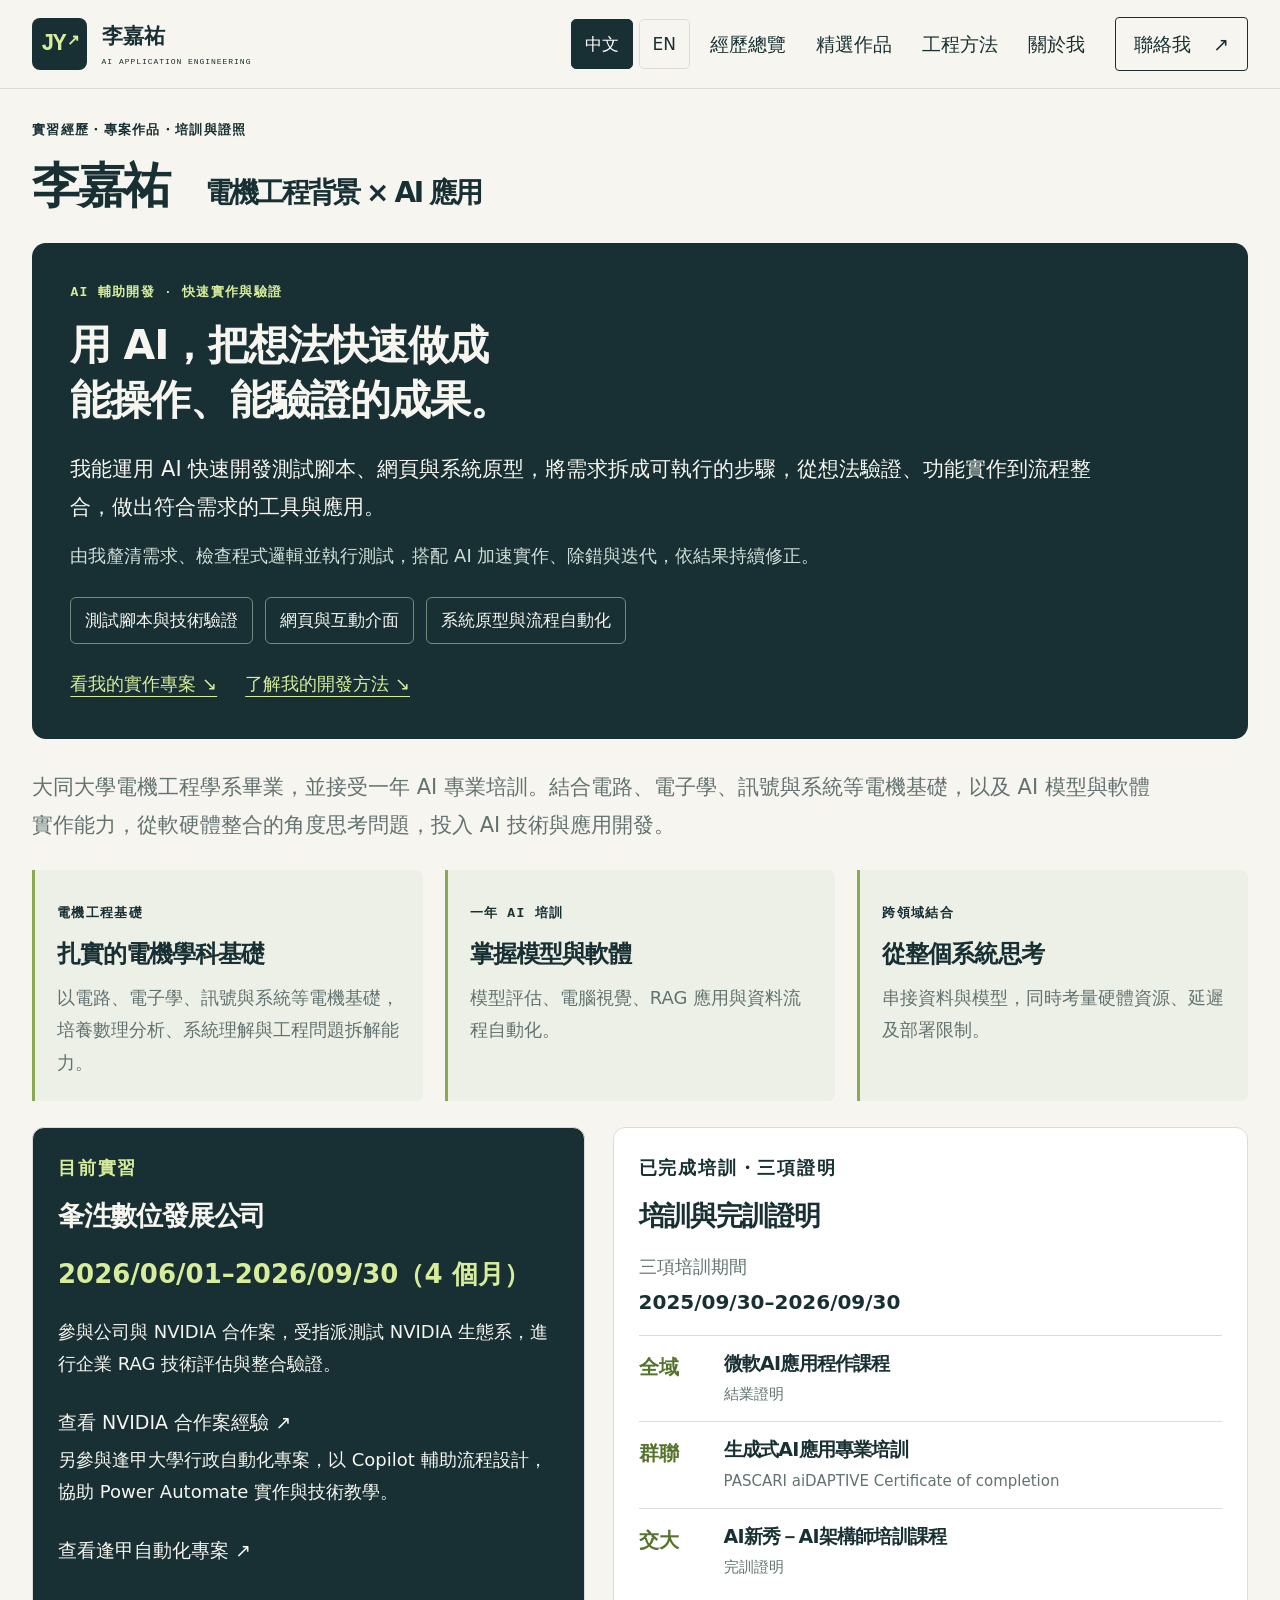
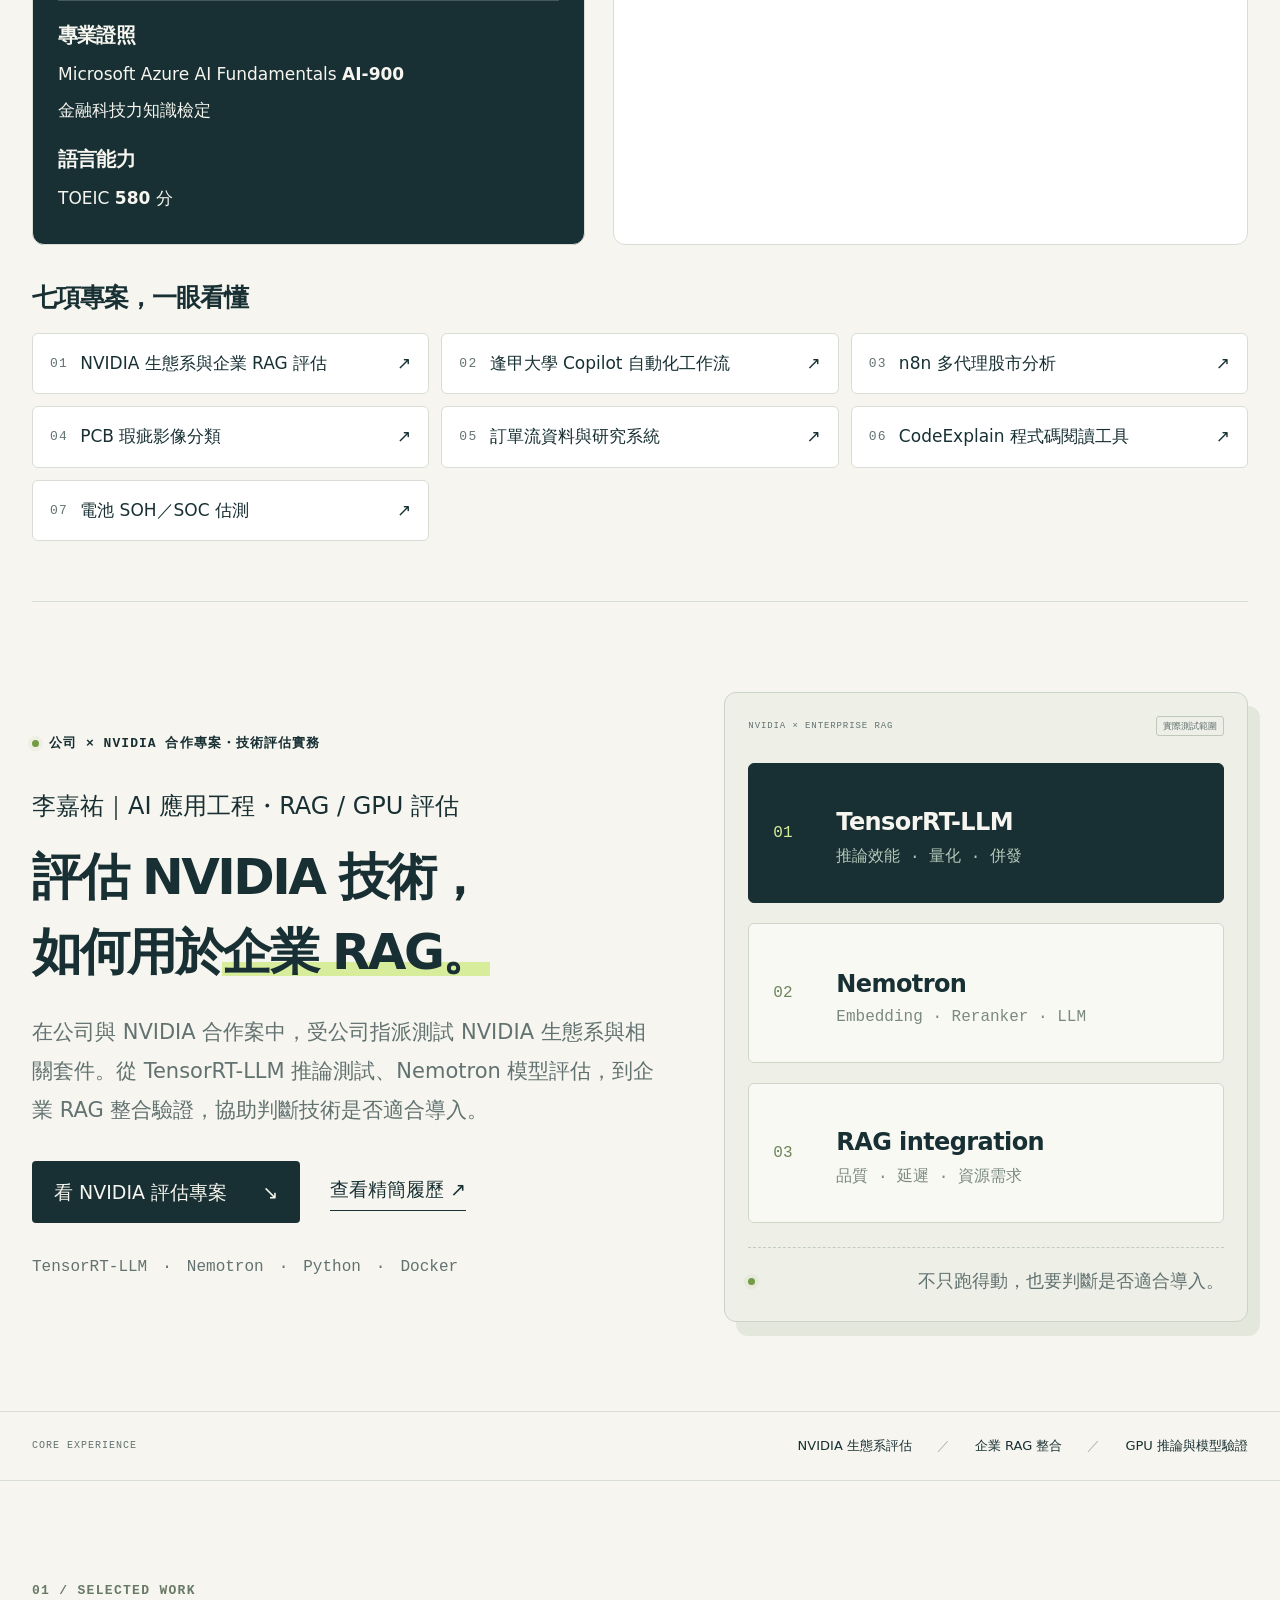
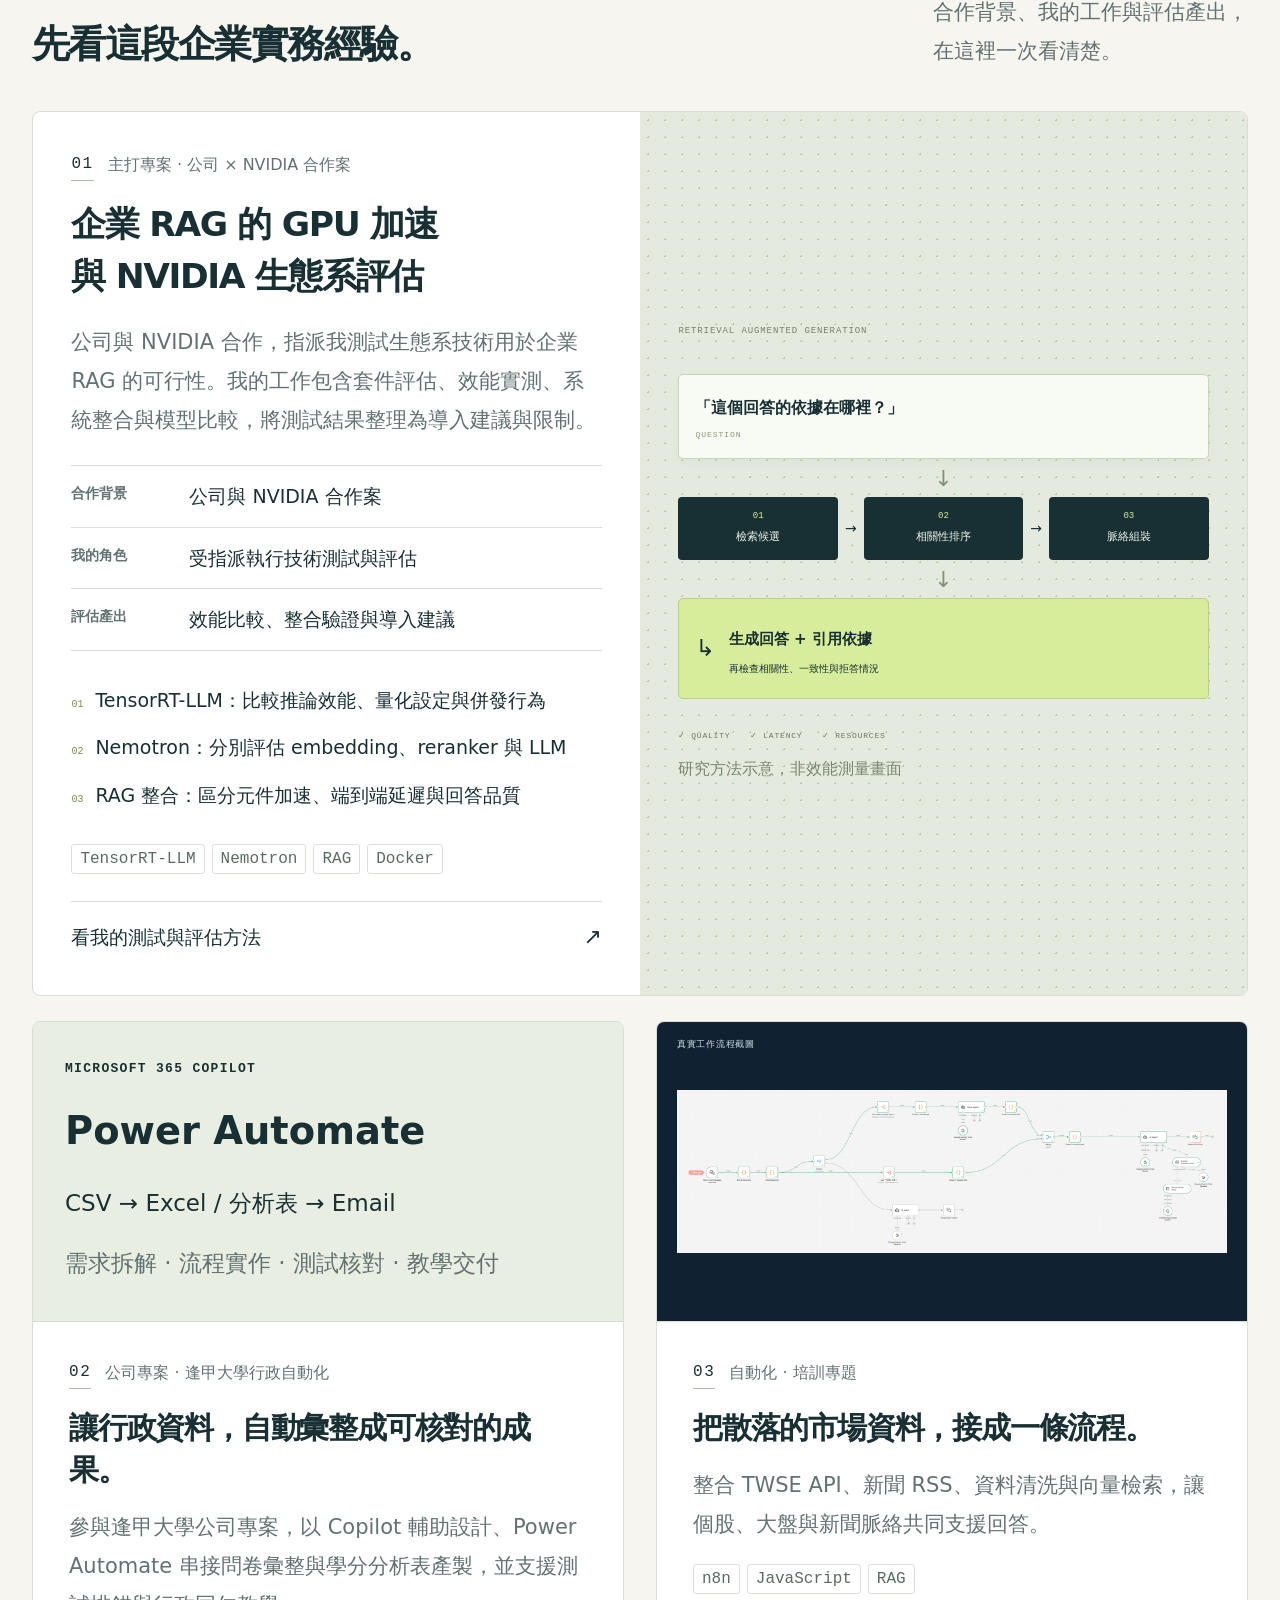
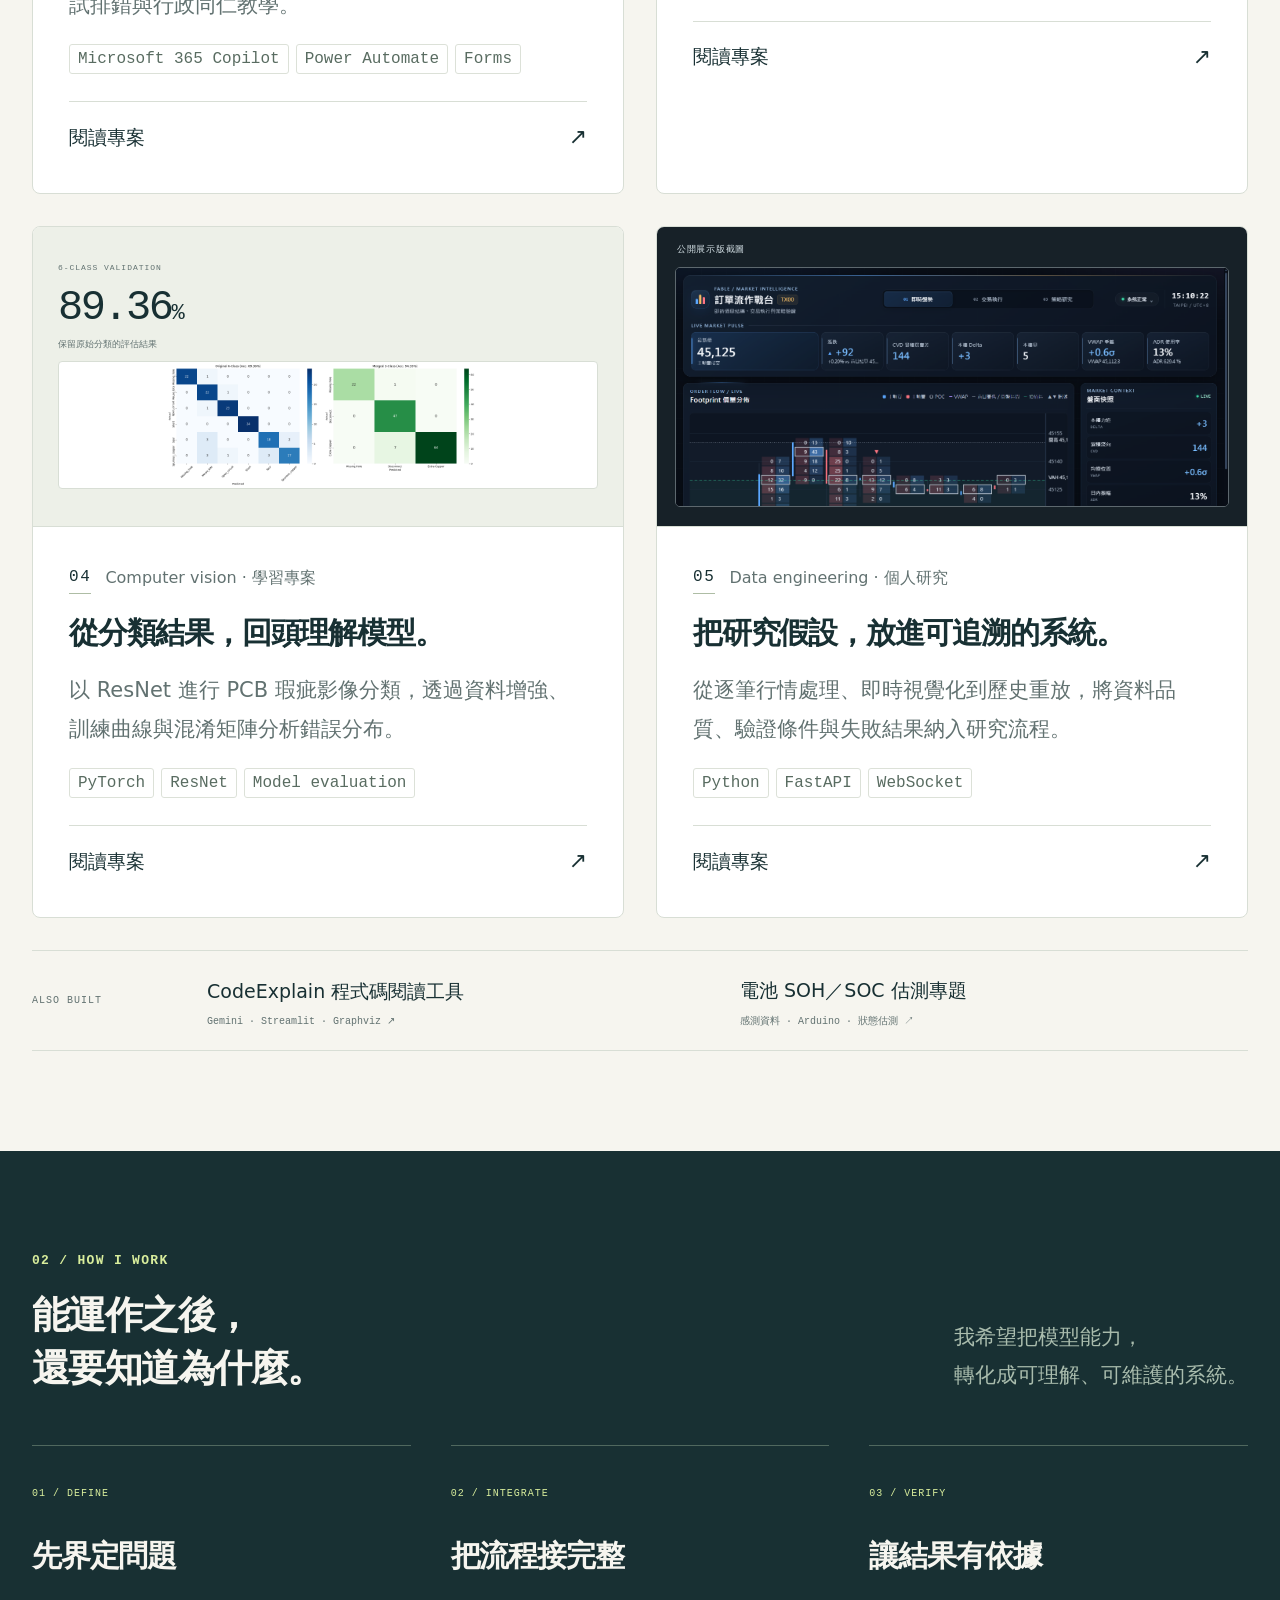
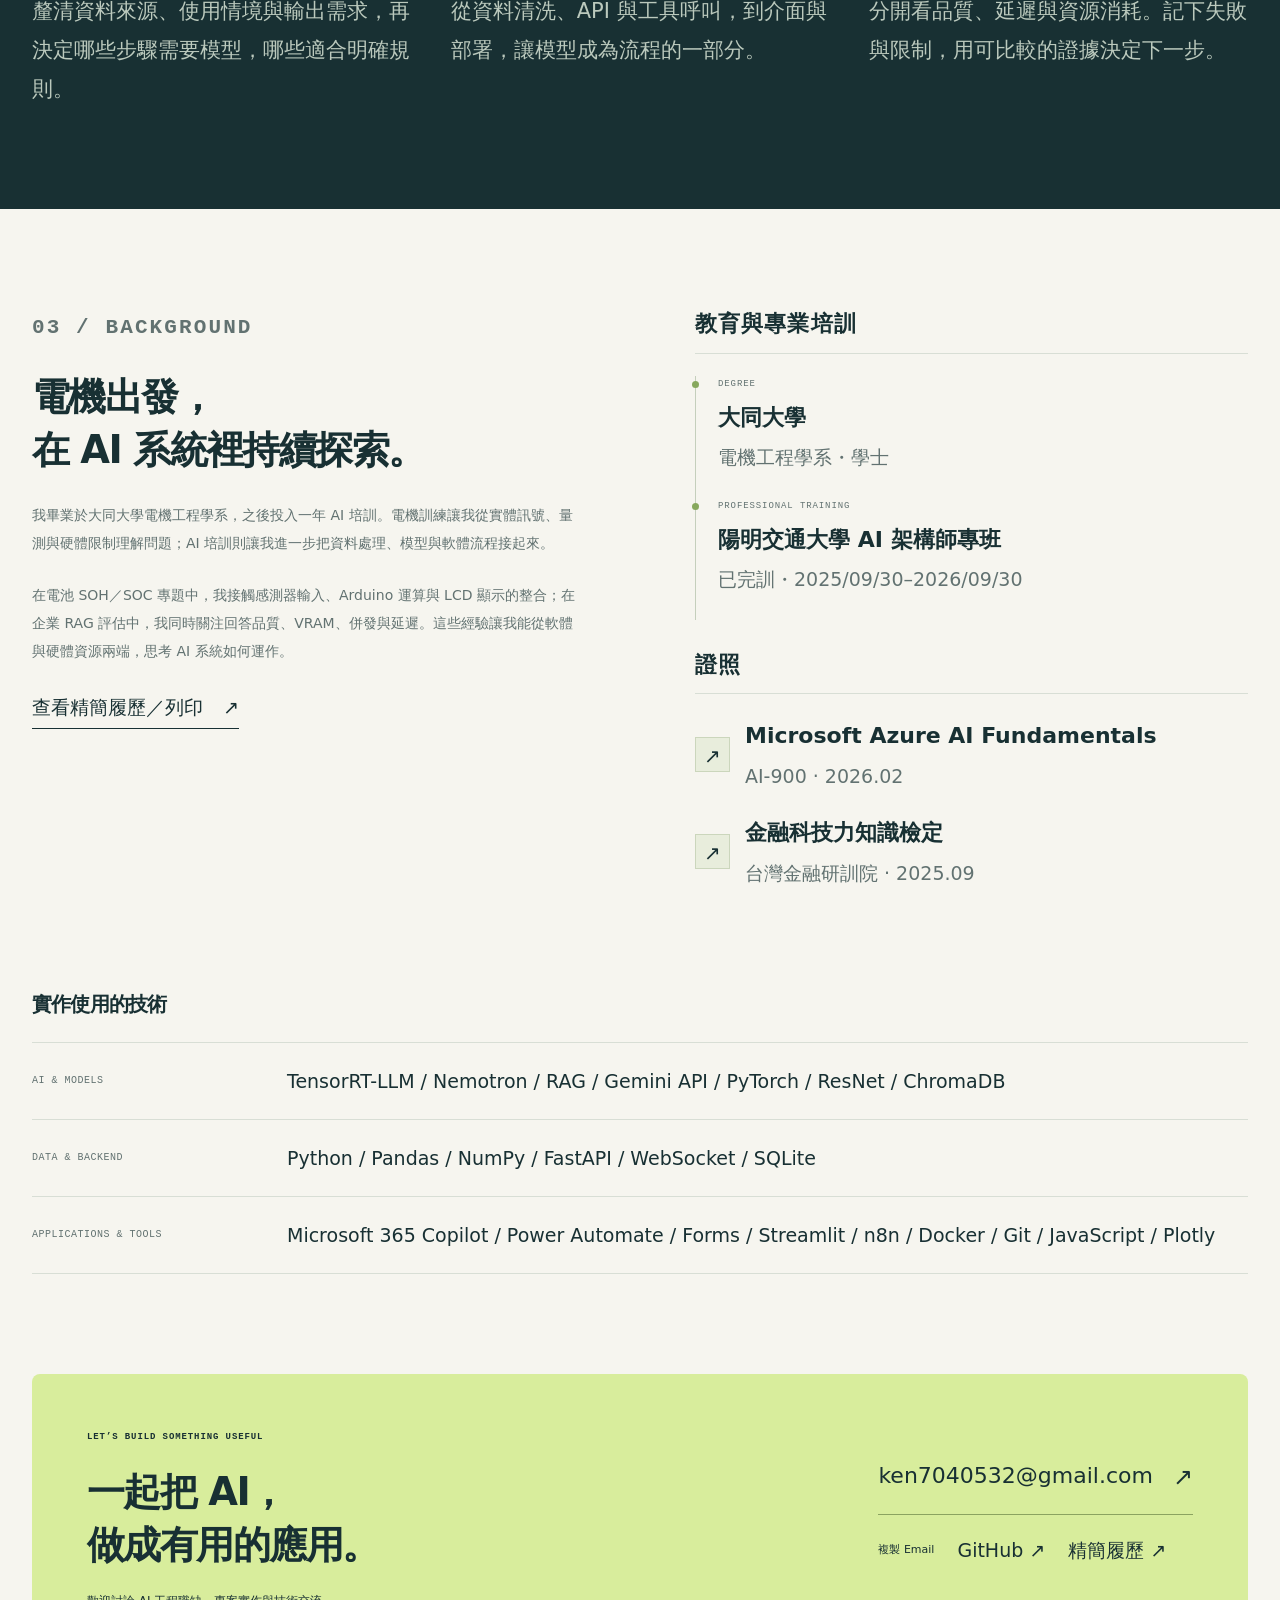
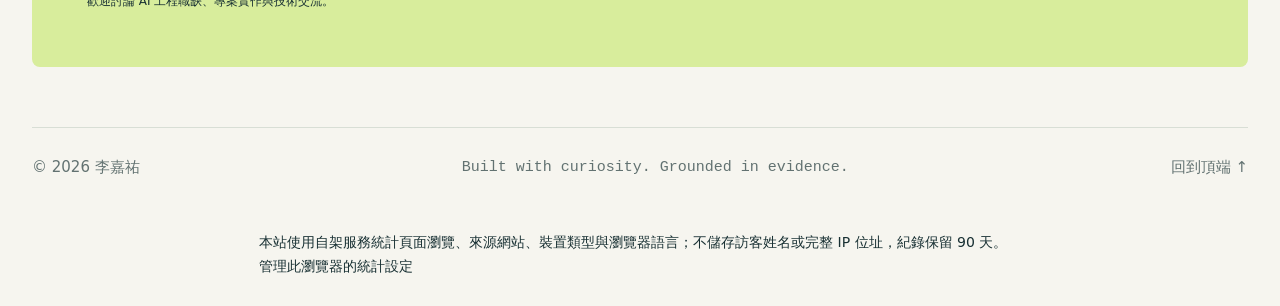
<file: index.html>
<!doctype html>
<html lang="zh-Hant">
<head><meta name="referrer" content="no-referrer"><meta http-equiv="Content-Security-Policy" content="default-src 'self'; script-src 'self'; style-src 'self' 'unsafe-inline'; img-src 'self'; font-src 'self'; connect-src https://trader-server.tailb7a41b.ts.net/v1/collect; object-src 'none'; base-uri 'none'; form-action 'none'">
  <meta charset="utf-8"><meta name="viewport" content="width=device-width,initial-scale=1">
  <title>李嘉祐｜企業 RAG 與 NVIDIA 生態系評估</title>
  <meta name="description" content="李嘉祐｜企業 RAG 與 NVIDIA 生態系評估。參與公司與 NVIDIA 合作案，負責套件測試、GPU 推論效能、模型比較與整合驗證。">
  <meta name="theme-color" content="#f6f5ef">
  <meta property="og:title" content="李嘉祐｜企業 RAG 與 NVIDIA 生態系評估"><meta property="og:description" content="李嘉祐｜企業 RAG 與 NVIDIA 生態系評估。參與公司與 NVIDIA 合作案，負責套件測試、GPU 推論效能、模型比較與整合驗證。"><meta property="og:type" content="website">
  <link rel="icon" href="assets/favicon.svg" type="image/svg+xml"><link rel="stylesheet" href="style.css?v=ai-build-1"><script src="app.js?v=copilot-1" defer></script>
<link rel="alternate" hreflang="zh-Hant" href="https://thebesttrader.github.io/"><link rel="alternate" hreflang="en" href="https://thebesttrader.github.io/en.html"></head>
<body>
<a class="skip" href="#main">跳至主要內容</a>
<header class="site-header"><div class="nav-wrap"><a class="brand" href="#" aria-label="李嘉祐首頁"><span class="brand-mark">JY<span>↗</span></span><span>李嘉祐<span class="brand-sub">AI APPLICATION ENGINEERING</span></span></a><div class="language-switch" role="group" aria-label="語言 / Language"><a href="index.html" lang="zh-Hant" aria-current="page">中文</a><a href="en.html" lang="en">EN</a></div><button class="menu-toggle" aria-expanded="false" aria-controls="nav" aria-label="開啟導覽選單">選單 <span>☰</span></button><nav id="nav" aria-label="主要導覽"><a href="#overview">經歷總覽</a><a href="#work">精選作品</a><a href="#approach">工程方法</a><a href="#about">關於我</a><a class="nav-contact" href="#contact">聯絡我 <span aria-hidden="true">↗</span></a></nav></div></header>
<main id="main">
<section id="overview" class="overview container"><p class="eyebrow">實習經歷・專案作品・培訓與證照</p><h1>李嘉祐 <span>電機工程背景 × AI 應用</span></h1><section class="ai-build" aria-labelledby="ai-build-title"><p class="eyebrow">AI 輔助開發 · 快速實作與驗證</p><h2 id="ai-build-title">用 AI，把想法快速做成<br>能操作、能驗證的成果。</h2><p class="ai-build-intro">我能運用 AI 快速開發測試腳本、網頁與系統原型，將需求拆成可執行的步驟，從想法驗證、功能實作到流程整合，做出符合需求的工具與應用。</p><p class="ai-build-method">由我釐清需求、檢查程式邏輯並執行測試，搭配 AI 加速實作、除錯與迭代，依結果持續修正。</p><ul class="ai-build-outputs" aria-label="實作能力"><li>測試腳本與技術驗證</li><li>網頁與互動介面</li><li>系統原型與流程自動化</li></ul><div class="ai-build-links"><a href="#work">看我的實作專案 ↘</a><a href="#approach">了解我的開發方法 ↘</a></div></section><p class="overview-intro">大同大學電機工程學系畢業，並接受一年 AI 專業培訓。結合電路、電子學、訊號與系統等電機基礎，以及 AI 模型與軟體實作能力，從軟硬體整合的角度思考問題，投入 AI 技術與應用開發。</p><div class="background-bridge" aria-label="電機背景與 AI 培訓的結合"><article><span class="eyebrow">電機工程基礎</span><h2>扎實的電機學科基礎</h2><p>以電路、電子學、訊號與系統等電機基礎，培養數理分析、系統理解與工程問題拆解能力。</p></article><article><span class="eyebrow">一年 AI 培訓</span><h2>掌握模型與軟體</h2><p>模型評估、電腦視覺、RAG 應用與資料流程自動化。</p></article><article><span class="eyebrow">跨領域結合</span><h2>從整個系統思考</h2><p>串接資料與模型，同時考量硬體資源、延遲及部署限制。</p></article></div><div class="overview-grid"><article class="overview-experience"><p class="eyebrow">目前實習</p><h2>夆泩數位發展公司</h2><p class="intern-duration">2026/06/01–2026/09/30（4 個月）</p><p>參與公司與 NVIDIA 合作案，受指派測試 NVIDIA 生態系，進行企業 RAG 技術評估與整合驗證。</p><a class="text-link" href="#nvidia-case">查看 NVIDIA 合作案經驗 ↗</a><p>另參與逢甲大學行政自動化專案，以 Copilot 輔助流程設計，協助 Power Automate 實作與技術教學。</p><a class="text-link" href="#copilot-case">查看逢甲自動化專案 ↗</a><div class="overview-cert"><h3>專業證照</h3><p>Microsoft Azure AI Fundamentals <strong>AI-900</strong></p><p>金融科技力知識檢定</p><h3 style="margin-top:20px">語言能力</h3><p>TOEIC <strong>580</strong> 分</p></div></article><article class="overview-training"><p class="eyebrow">已完成培訓・三項證明</p><h2>培訓與完訓證明</h2><p class="training-period">三項培訓期間<br><strong>2025/09/30–2026/09/30</strong></p><ul class="training-list"><li><span class="training-provider">全域</span><div><h3>微軟AI應用程作課程</h3><p>結業證明</p></div></li><li><span class="training-provider">群聯</span><div><h3>生成式AI應用專業培訓</h3><p>PASCARI aiDAPTIVE Certificate of completion</p></div></li><li><span class="training-provider">交大</span><div><h3>AI新秀－AI架構師培訓課程</h3><p>完訓證明</p></div></li></ul></article></div><div class="overview-projects"><h2>七項專案，一眼看懂</h2><div class="project-index"><button data-project="rag"><span class="mono">01</span>NVIDIA 生態系與企業 RAG 評估<span aria-hidden="true">↗</span></button><button data-project="copilot"><span class="mono">02</span>逢甲大學 Copilot 自動化工作流<span aria-hidden="true">↗</span></button><button data-project="n8n"><span class="mono">03</span>n8n 多代理股市分析<span aria-hidden="true">↗</span></button><button data-project="pcb"><span class="mono">04</span>PCB 瑕疵影像分類<span aria-hidden="true">↗</span></button><button data-project="quant"><span class="mono">05</span>訂單流資料與研究系統<span aria-hidden="true">↗</span></button><button data-project="code"><span class="mono">06</span>CodeExplain 程式碼閱讀工具<span aria-hidden="true">↗</span></button><button data-project="battery"><span class="mono">07</span>電池 SOH／SOC 估測<span aria-hidden="true">↗</span></button></div></div></section>

<section class="hero container" aria-labelledby="hero-title"><div class="hero-copy"><div class="eyebrow"><span class="status-dot"></span>公司 × NVIDIA 合作專案・技術評估實務</div><p class="hello">李嘉祐｜AI 應用工程・RAG / GPU 評估</p><h2 id="hero-title">評估 NVIDIA 技術，<br>如何用於<span class="highlight">企業 RAG。</span></h2><p class="hero-intro">在公司與 NVIDIA 合作案中，受公司指派測試 NVIDIA 生態系與相關套件。從 TensorRT-LLM 推論測試、Nemotron 模型評估，到企業 RAG 整合驗證，協助判斷技術是否適合導入。</p><div class="hero-actions"><a class="button primary" href="#nvidia-case">看 NVIDIA 評估專案 <span aria-hidden="true">↘</span></a><a class="text-link" href="resume.html" target="_blank" rel="noopener">查看精簡履歷 ↗</a></div><div class="hero-tags"><span>TensorRT-LLM</span><span>Nemotron</span><span>Python</span><span>Docker</span></div></div><div class="hero-visual" aria-label="NVIDIA 與企業 RAG 的技術評估範圍"><div class="visual-top"><span class="mono">NVIDIA × ENTERPRISE RAG</span><span class="diagram-label">實際測試範圍</span></div><div class="pipeline"><div class="pipeline-row active"><span class="node-icon">01</span><div><strong>TensorRT-LLM</strong><p>推論效能 · 量化 · 併發</p></div></div><div class="pipeline-row"><span class="node-icon">02</span><div><strong>Nemotron</strong><p>Embedding · Reranker · LLM</p></div></div><div class="pipeline-row"><span class="node-icon">03</span><div><strong>RAG integration</strong><p>品質 · 延遲 · 資源需求</p></div></div></div><div class="visual-bottom"><span class="status-dot"></span><span>不只跑得動，也要判斷是否適合導入。</span></div></div>
</section>
<div class="focus-band"><div class="container"><span class="mono">CORE EXPERIENCE</span><span>NVIDIA 生態系評估</span><span class="separator">／</span><span>企業 RAG 整合</span><span class="separator">／</span><span>GPU 推論與模型驗證</span></div></div>
<section id="work" class="section container"><div class="section-heading"><div><p class="eyebrow">01 / SELECTED WORK</p><h2>先看這段企業實務經驗。</h2></div><p class="section-note">合作背景、我的工作與評估產出，<br>在這裡一次看清楚。</p></div>
<article id="nvidia-case" class="feature-project"><div class="feature-copy"><div class="project-kicker"><span class="mono">01</span><span>主打專案 · 公司 × NVIDIA 合作案</span></div><h3>企業 RAG 的 GPU 加速<br>與 NVIDIA 生態系評估</h3><p>公司與 NVIDIA 合作，指派我測試生態系技術用於企業 RAG 的可行性。我的工作包含套件評估、效能實測、系統整合與模型比較，將測試結果整理為導入建議與限制。</p><dl class="experience-summary"><div><dt>合作背景</dt><dd>公司與 NVIDIA 合作案</dd></div><div><dt>我的角色</dt><dd>受指派執行技術測試與評估</dd></div><div><dt>評估產出</dt><dd>效能比較、整合驗證與導入建議</dd></div></dl><ul class="feature-points"><li><span>01</span>TensorRT-LLM：比較推論效能、量化設定與併發行為</li><li><span>02</span>Nemotron：分別評估 embedding、reranker 與 LLM</li><li><span>03</span>RAG 整合：區分元件加速、端到端延遲與回答品質</li></ul><div class="tags"><span>TensorRT-LLM</span><span>Nemotron</span><span>RAG</span><span>Docker</span></div><button class="project-link" data-project="rag">看我的測試與評估方法 <span aria-hidden="true">↗</span></button></div><div class="rag-visual"><div class="mono small">RETRIEVAL AUGMENTED GENERATION</div><div class="rag-question">「這個回答的依據在哪裡？」<span>QUESTION</span></div><div class="rag-connect" aria-hidden="true">↓</div><div class="rag-stages"><span><b>01</b>檢索候選</span><i>→</i><span><b>02</b>相關性排序</span><i>→</i><span><b>03</b>脈絡組裝</span></div><div class="rag-connect" aria-hidden="true">↓</div><div class="answer-card"><span class="answer-mark">↳</span><div><strong>生成回答 + 引用依據</strong><p>再檢查相關性、一致性與拒答情況</p></div></div><div class="rag-foot"><span>QUALITY</span><span>LATENCY</span><span>RESOURCES</span></div><p class="diagram-caption">研究方法示意，非效能測量畫面</p></div></article>
<div class="project-grid">
<article id="copilot-case" class="project-card"><div class="copilot-visual"><p class="eyebrow">MICROSOFT 365 COPILOT</p><strong>Power Automate</strong><p>CSV → Excel / 分析表 → Email</p><p class="copilot-caption">需求拆解 · 流程實作 · 測試核對 · 教學交付</p></div><div class="card-body"><div class="project-kicker"><span class="mono">02</span><span>公司專案 · 逢甲大學行政自動化</span></div><h3>讓行政資料，自動彙整成可核對的成果。</h3><p>參與逢甲大學公司專案，以 Copilot 輔助設計、Power Automate 串接問卷彙整與學分分析表產製，並支援測試排錯與行政同仁教學。</p><div class="tags"><span>Microsoft 365 Copilot</span><span>Power Automate</span><span>Forms</span></div><button class="project-link" data-project="copilot">閱讀專案 <span aria-hidden="true">↗</span></button></div></article>

<article class="project-card"><div class="card-visual workflow-visual"><span class="visual-chip">真實工作流程截圖</span><img src="assets/n8n-workflow.png" alt="n8n 股市分析主流程，串接資料處理與多個 Agent 節點" loading="lazy" width="1400" height="560"></div><div class="card-body"><div class="project-kicker"><span class="mono">03</span><span>自動化 · 培訓專題</span></div><h3>把散落的市場資料，接成一條流程。</h3><p>整合 TWSE API、新聞 RSS、資料清洗與向量檢索，讓個股、大盤與新聞脈絡共同支援回答。</p><div class="tags"><span>n8n</span><span>JavaScript</span><span>RAG</span></div><button class="project-link" data-project="n8n">閱讀專案 <span aria-hidden="true">↗</span></button></div></article>
<article class="project-card"><div class="card-visual pcb-visual"><div class="pcb-metric"><span>6-CLASS VALIDATION</span><strong>89.36<span>%</span></strong><p>保留原始分類的評估結果</p></div><img src="assets/pcb-results.png" alt="PCB 混淆矩陣：原始六類準確率 89.36%，合併三類 94.33%" loading="lazy" width="1800" height="700"></div><div class="card-body"><div class="project-kicker"><span class="mono">04</span><span>Computer vision · 學習專案</span></div><h3>從分類結果，回頭理解模型。</h3><p>以 ResNet 進行 PCB 瑕疵影像分類，透過資料增強、訓練曲線與混淆矩陣分析錯誤分布。</p><div class="tags"><span>PyTorch</span><span>ResNet</span><span>Model evaluation</span></div><button class="project-link" data-project="pcb">閱讀專案 <span aria-hidden="true">↗</span></button></div></article>
<article class="project-card"><div class="card-visual orderflow-visual"><span class="visual-chip dark">公開展示版截圖</span><img src="assets/orderflow-dashboard.png" alt="訂單流研究系統儀表板，包含價量分布與市場指標" loading="lazy" width="1400" height="800"></div><div class="card-body"><div class="project-kicker"><span class="mono">05</span><span>Data engineering · 個人研究</span></div><h3>把研究假設，放進可追溯的系統。</h3><p>從逐筆行情處理、即時視覺化到歷史重放，將資料品質、驗證條件與失敗結果納入研究流程。</p><div class="tags"><span>Python</span><span>FastAPI</span><span>WebSocket</span></div><button class="project-link" data-project="quant">閱讀專案 <span aria-hidden="true">↗</span></button></div></article>
</div>
<div class="more-work"><p class="mono">ALSO BUILT</p><button data-project="code">CodeExplain 程式碼閱讀工具 <span>Gemini · Streamlit · Graphviz ↗</span></button><button data-project="battery">電池 SOH／SOC 估測專題 <span>感測資料 · Arduino · 狀態估測 ↗</span></button></div>
</section>
<section id="approach" class="approach section"><div class="container"><div class="section-heading"><div><p class="eyebrow">02 / HOW I WORK</p><h2>能運作之後，<br>還要知道為什麼。</h2></div><p class="section-note">我希望把模型能力，<br>轉化成可理解、可維護的系統。</p></div><div class="principles"><article><span class="principle-num">01 / DEFINE</span><h3>先界定問題</h3><p>釐清資料來源、使用情境與輸出需求，再決定哪些步驟需要模型，哪些適合明確規則。</p></article><article><span class="principle-num">02 / INTEGRATE</span><h3>把流程接完整</h3><p>從資料清洗、API 與工具呼叫，到介面與部署，讓模型成為流程的一部分。</p></article><article><span class="principle-num">03 / VERIFY</span><h3>讓結果有依據</h3><p>分開看品質、延遲與資源消耗。記下失敗與限制，用可比較的證據決定下一步。</p></article></div></div></section>
<section id="about" class="section container about-section"><div class="about-copy"><p class="eyebrow">03 / BACKGROUND</p><h2>電機出發，<br>在 AI 系統裡持續探索。</h2><p>我畢業於大同大學電機工程學系，之後投入一年 AI 培訓。電機訓練讓我從實體訊號、量測與硬體限制理解問題；AI 培訓則讓我進一步把資料處理、模型與軟體流程接起來。</p><p>在電池 SOH／SOC 專題中，我接觸感測器輸入、Arduino 運算與 LCD 顯示的整合；在企業 RAG 評估中，我同時關注回答品質、VRAM、併發與延遲。這些經驗讓我能從軟體與硬體資源兩端，思考 AI 系統如何運作。</p><a class="text-link" href="resume.html" target="_blank" rel="noopener">查看精簡履歷／列印 <span aria-hidden="true">↗</span></a></div><div class="background"><div class="background-block"><h3>教育與專業培訓</h3><div class="timeline-item"><span class="small mono">DEGREE</span><strong>大同大學</strong><p>電機工程學系・學士</p></div><div class="timeline-item"><span class="small mono">PROFESSIONAL TRAINING</span><strong>陽明交通大學 AI 架構師專班</strong><p>已完訓・2025/09/30–2026/09/30</p></div></div><div class="background-block"><h3>證照</h3><div class="certificate"><span class="cert-icon">↗</span><div><strong>Microsoft Azure AI Fundamentals</strong><p>AI-900 · 2026.02</p></div></div><div class="certificate"><span class="cert-icon">↗</span><div><strong>金融科技力知識檢定</strong><p>台灣金融研訓院 · 2025.09</p></div></div></div></div></section>
<section class="skills-section container" aria-labelledby="skills-title"><h2 id="skills-title">實作使用的技術</h2><div class="skill-row"><h3>AI & MODELS</h3><p>TensorRT-LLM / Nemotron / RAG / Gemini API / PyTorch / ResNet / ChromaDB</p></div><div class="skill-row"><h3>DATA & BACKEND</h3><p>Python / Pandas / NumPy / FastAPI / WebSocket / SQLite</p></div><div class="skill-row"><h3>APPLICATIONS & TOOLS</h3><p>Microsoft 365 Copilot / Power Automate / Forms / Streamlit / n8n / Docker / Git / JavaScript / Plotly</p></div></section>
<section id="contact" class="contact-section container"><div><p class="eyebrow">LET’S BUILD SOMETHING USEFUL</p><h2>一起把 AI，<br>做成有用的應用。</h2><p>歡迎討論 AI 工程職缺、專案實作與技術交流。</p></div><div class="contact-actions"><a class="email-link" href="mailto:ken7040532@gmail.com">ken7040532@gmail.com <span aria-hidden="true">↗</span></a><div class="contact-secondary"><button id="copy-email">複製 Email</button><a href="https://github.com/TheBestTrader" target="_blank" rel="noopener noreferrer">GitHub ↗</a><a href="resume.html" target="_blank" rel="noopener">精簡履歷 ↗</a></div><span id="copy-status" class="copy-status" role="status" aria-live="polite"></span></div></section>
</main>
<footer class="container footer"><span>© 2026 李嘉祐</span><span>Built with curiosity. Grounded in evidence.</span><a href="#">回到頂端 ↑</a></footer>
<dialog id="project-dialog" aria-labelledby="dialog-title"><div class="dialog-top"><span class="mono">PROJECT NOTES</span><button id="close-dialog" aria-label="關閉專案詳情">關閉 ✕</button></div><div id="dialog-content"></div></dialog>
<p class="analytics-notice" style="margin:24px auto;padding:0 20px;max-width:90ch;font-size:14px;line-height:1.7">本站使用自架服務統計頁面瀏覽、來源網站、裝置類型與瀏覽器語言；不儲存訪客姓名或完整 IP 位址，紀錄保留 90 天。 <a href="privacy.html">管理此瀏覽器的統計設定</a></p>
<script defer src="analytics.js?v=status-1" data-endpoint="https://trader-server.tailb7a41b.ts.net/v1/collect"></script>
</body></html>
</file>
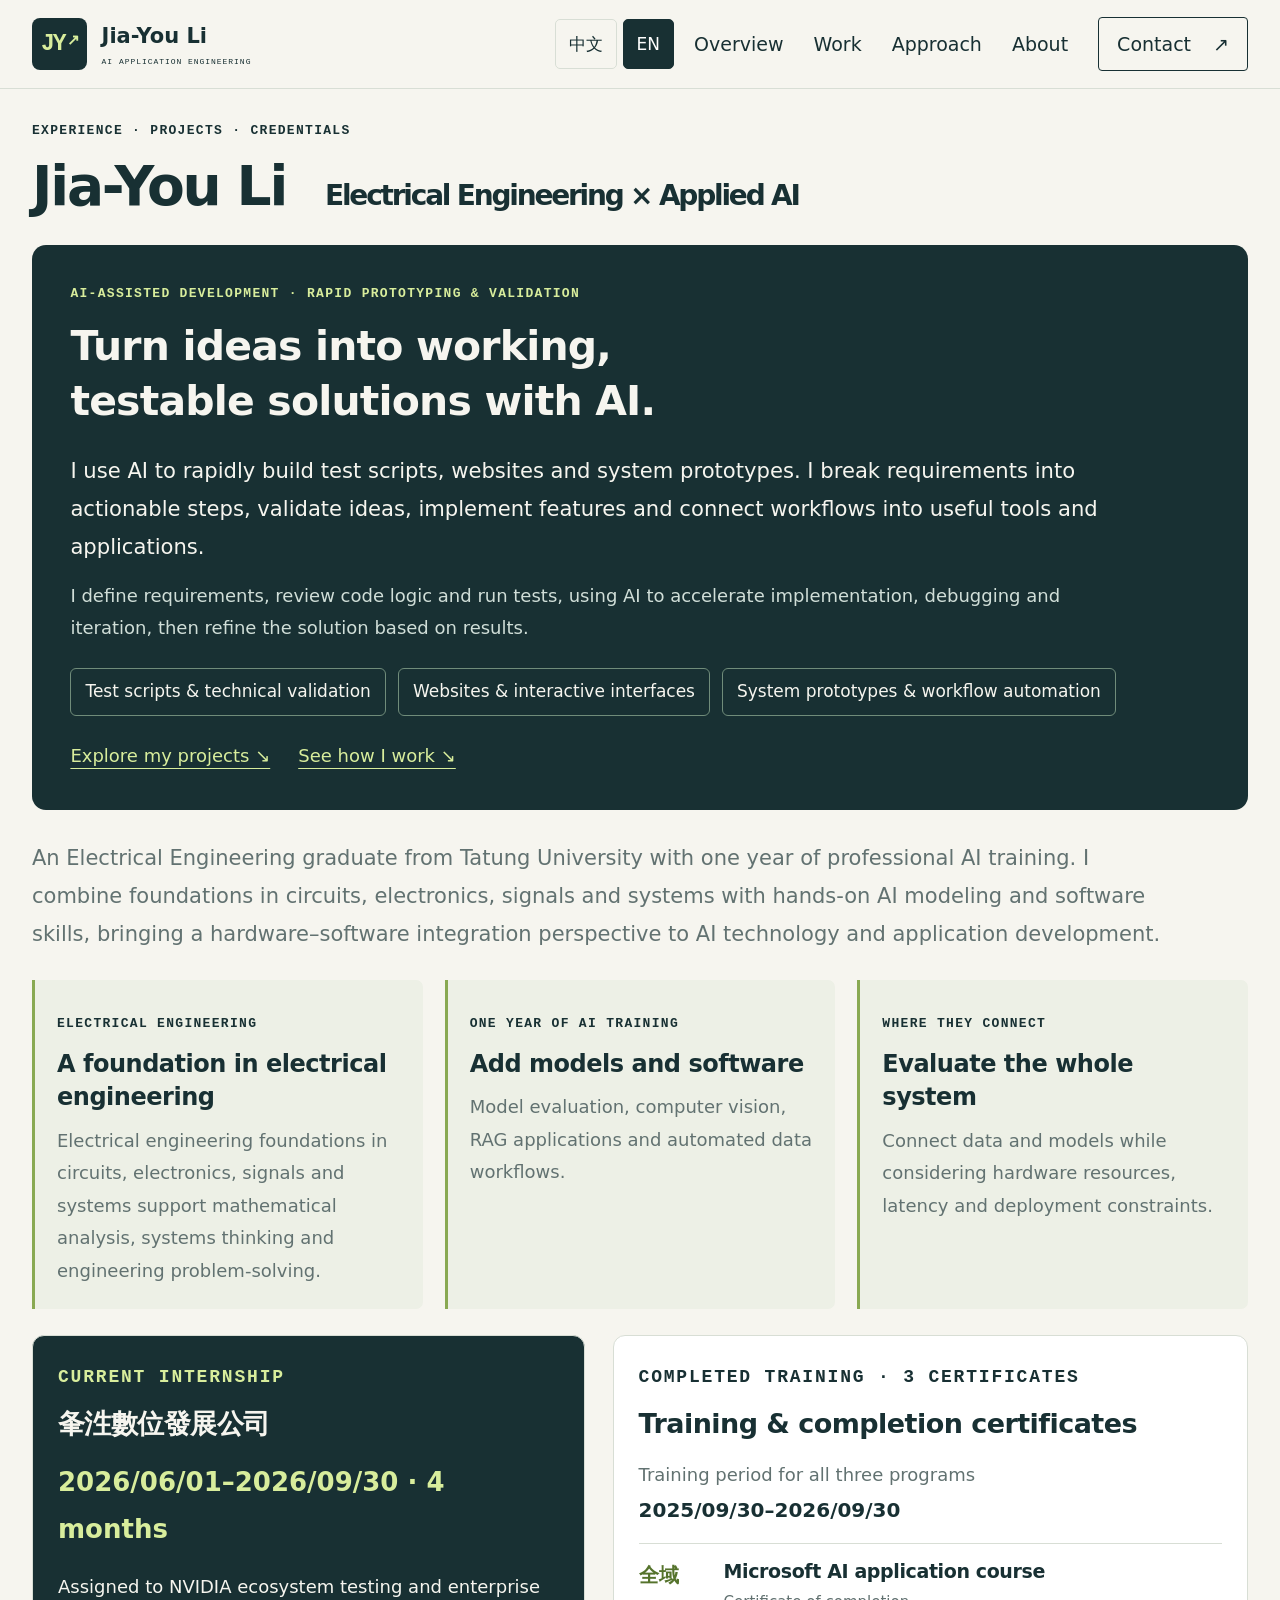
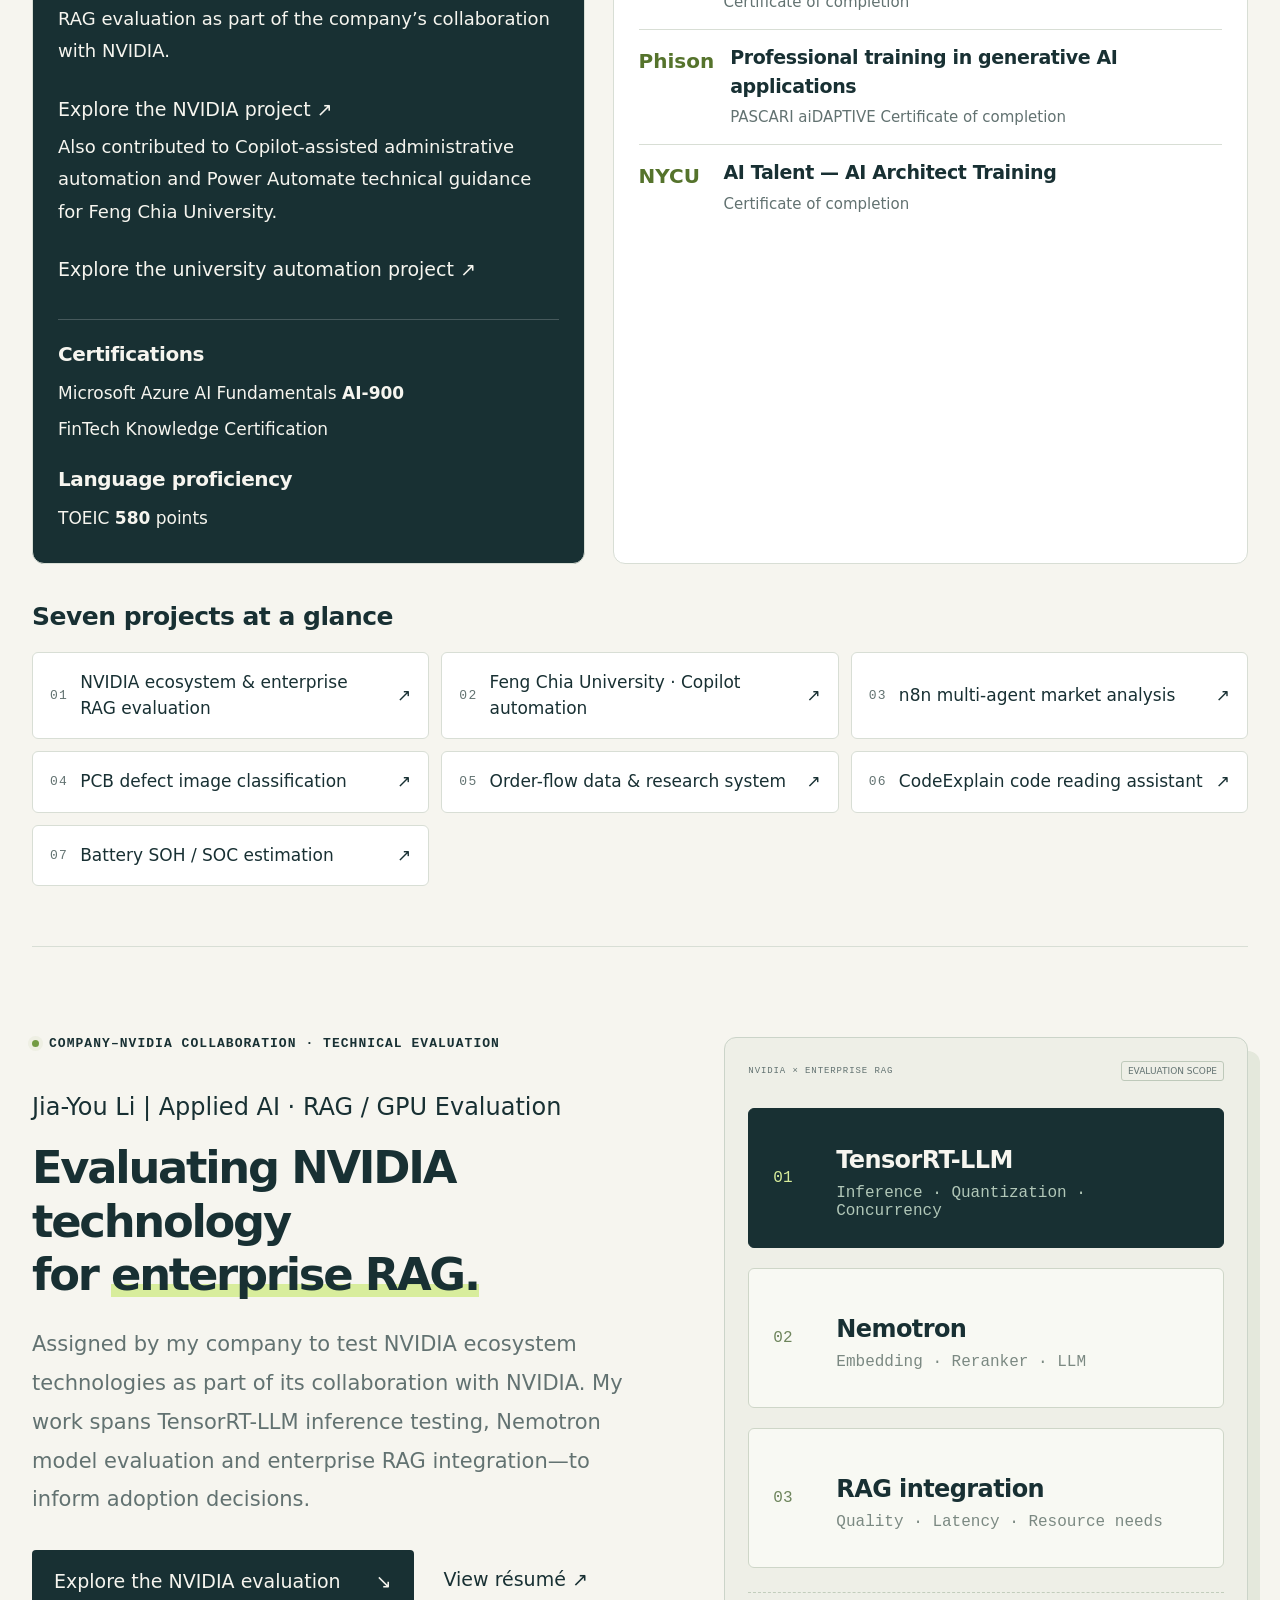
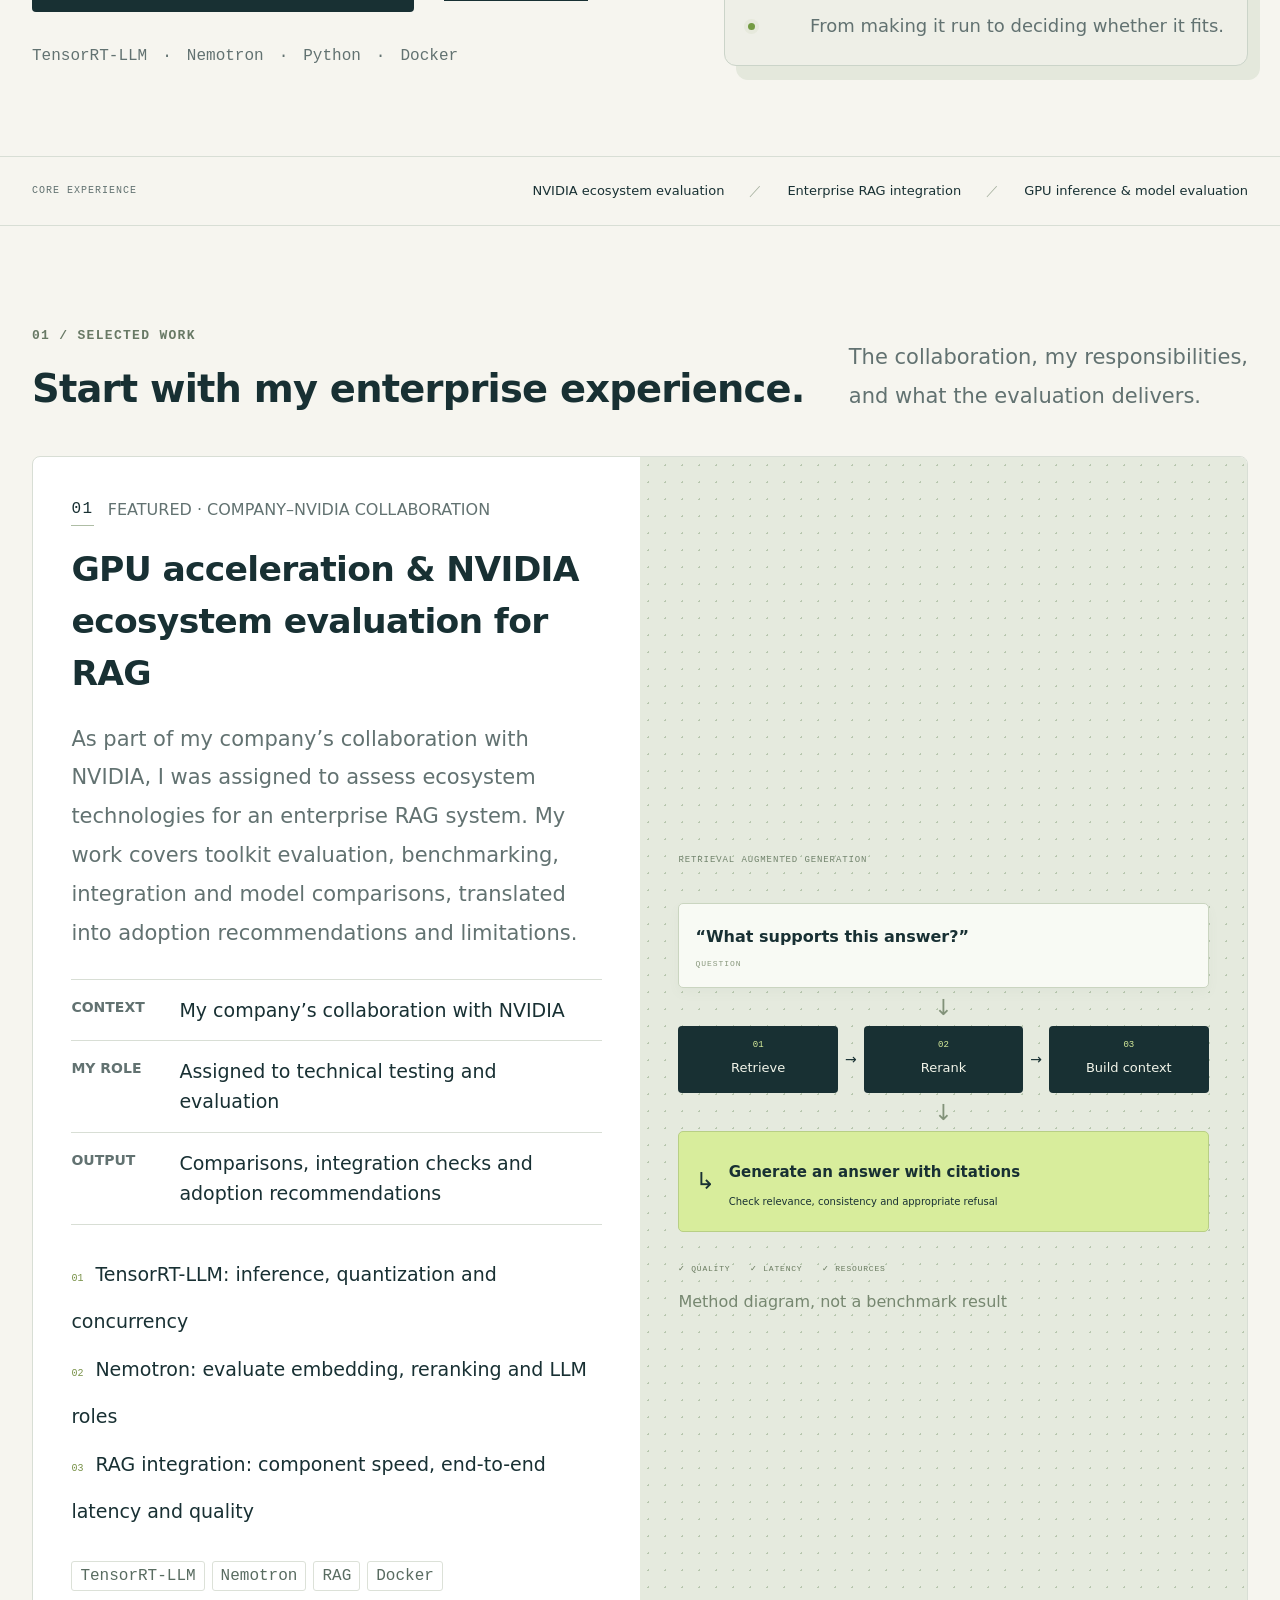
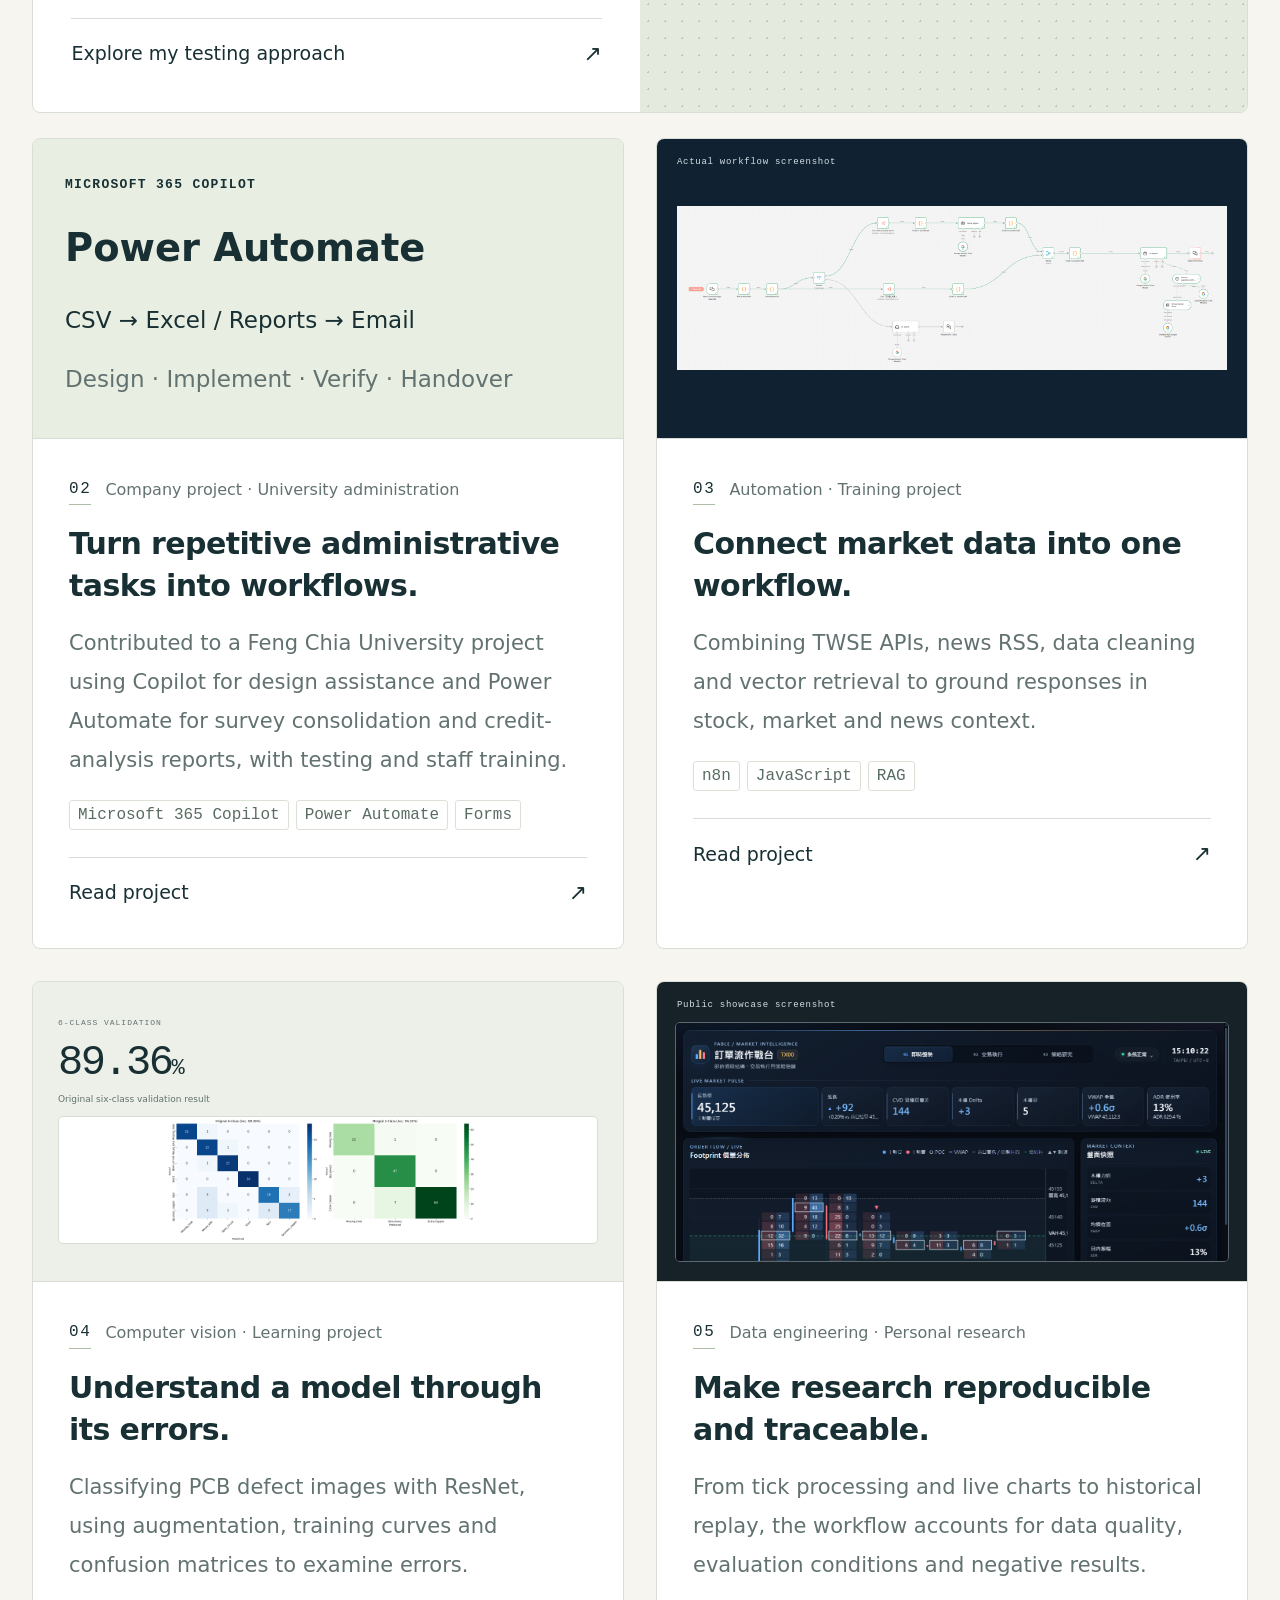
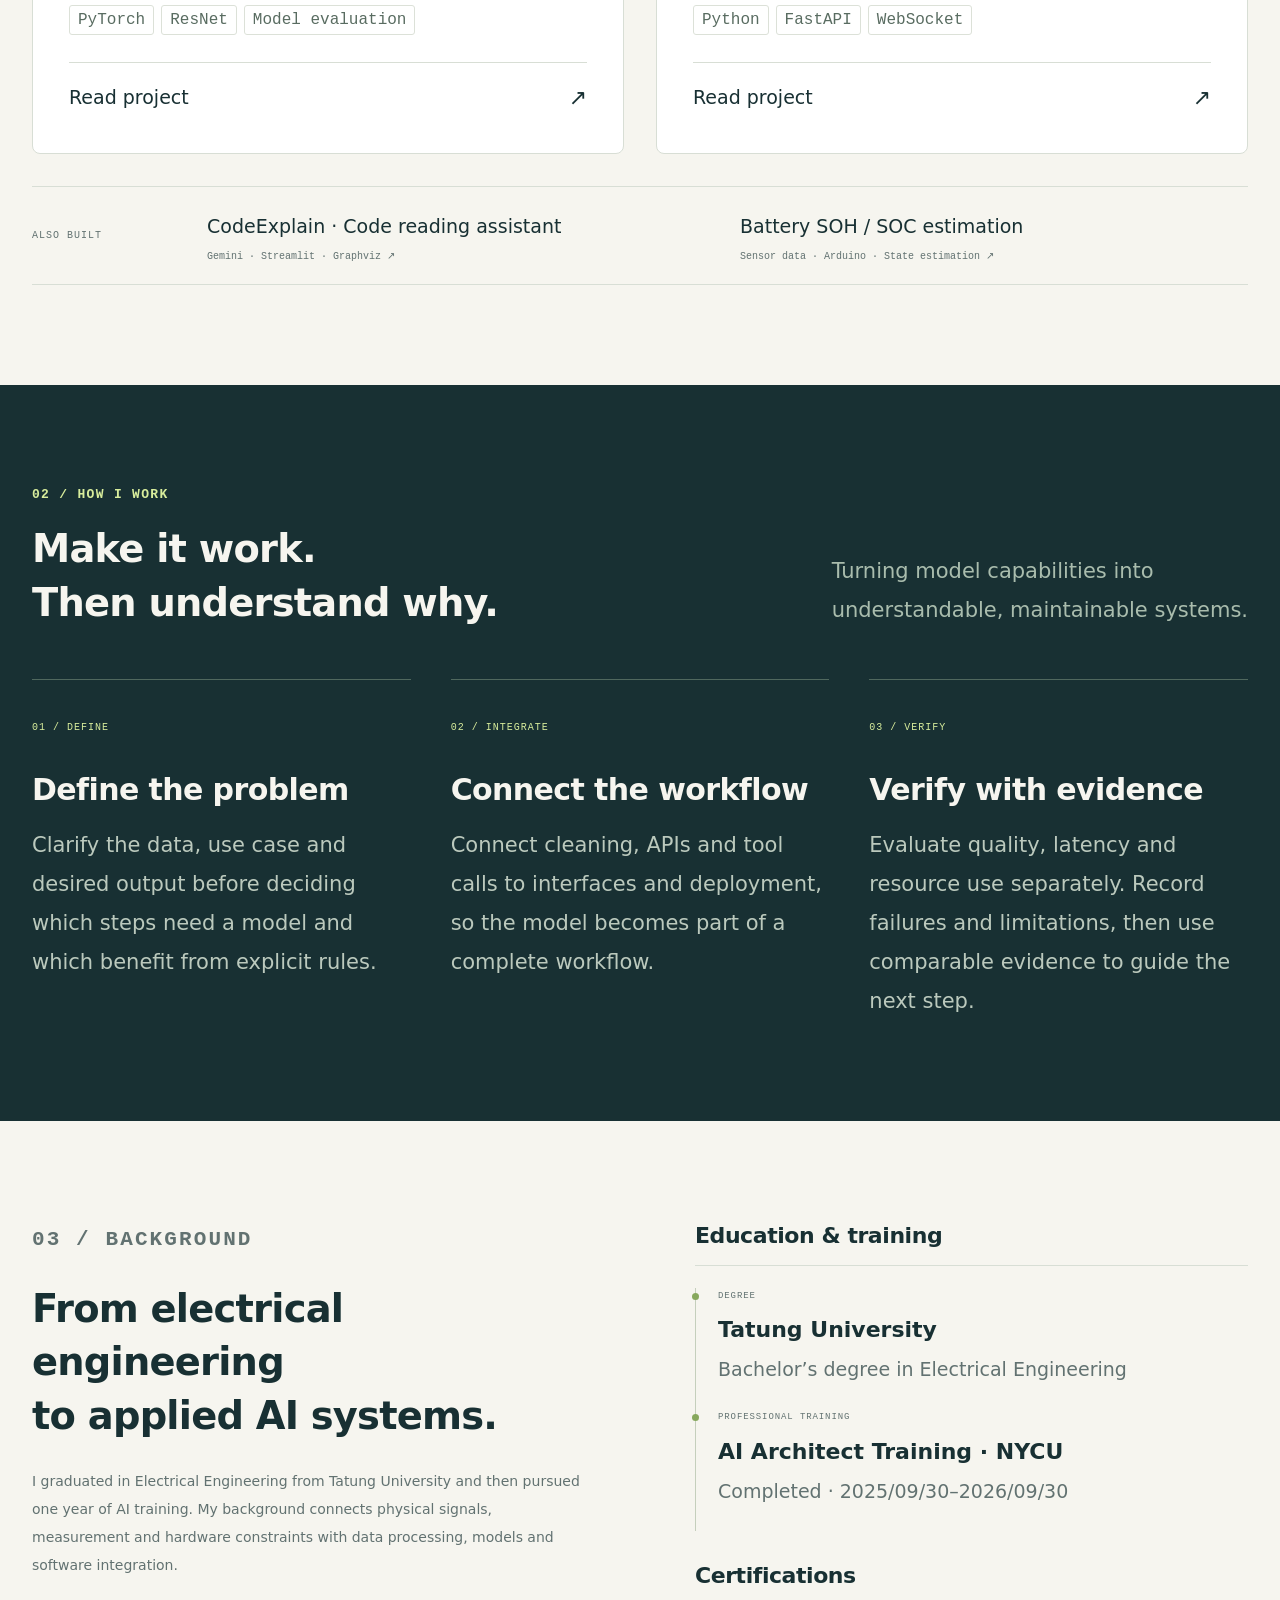
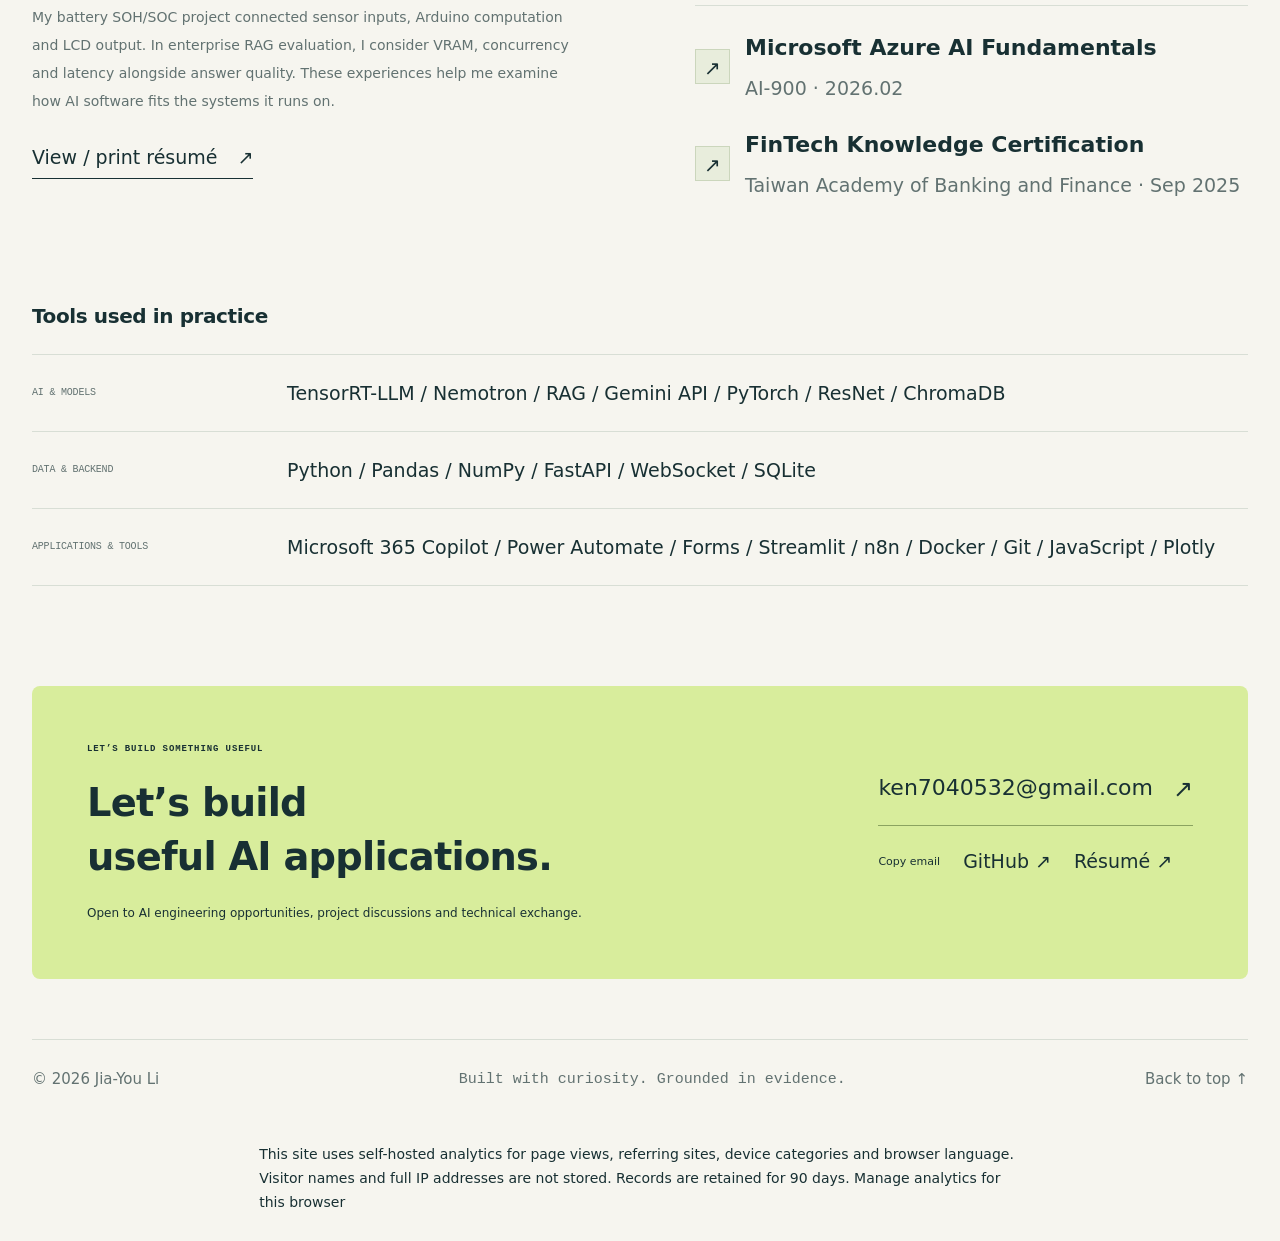
<file: en.html>
<!doctype html>
<html lang="en">
<head><meta name="referrer" content="no-referrer"><meta http-equiv="Content-Security-Policy" content="default-src 'self'; script-src 'self'; style-src 'self' 'unsafe-inline'; img-src 'self'; font-src 'self'; connect-src https://trader-server.tailb7a41b.ts.net/v1/collect; object-src 'none'; base-uri 'none'; form-action 'none'">
  <meta charset="utf-8"><meta name="viewport" content="width=device-width,initial-scale=1">
  <title>Jia-You Li | Enterprise RAG & NVIDIA Evaluation</title>
  <meta name="description" content="Jia-You Li | Enterprise RAG and NVIDIA ecosystem evaluation. Assigned to toolkit testing, GPU inference benchmarking, model comparison and integration in a company–NVIDIA collaboration.">
  <meta name="theme-color" content="#f6f5ef">
  <meta property="og:title" content="Jia-You Li | Enterprise RAG & NVIDIA Evaluation"><meta property="og:description" content="Jia-You Li | Enterprise RAG and NVIDIA ecosystem evaluation. Assigned to toolkit testing, GPU inference benchmarking, model comparison and integration in a company–NVIDIA collaboration."><meta property="og:type" content="website">
  <link rel="icon" href="assets/favicon.svg" type="image/svg+xml"><link rel="stylesheet" href="style.css?v=ai-build-1"><script src="projects-en.js?v=copilot-1" defer></script><script src="app.js?v=copilot-1" defer></script>
<link rel="alternate" hreflang="zh-Hant" href="https://thebesttrader.github.io/"><link rel="alternate" hreflang="en" href="https://thebesttrader.github.io/en.html"></head>
<body>
<a class="skip" href="#main">Skip to content</a>
<header class="site-header"><div class="nav-wrap"><a class="brand" href="#" aria-label="Jia-You Li home"><span class="brand-mark">JY<span>↗</span></span><span>Jia-You Li<span class="brand-sub">AI APPLICATION ENGINEERING</span></span></a><div class="language-switch" role="group" aria-label="語言 / Language"><a href="index.html" lang="zh-Hant">中文</a><a href="en.html" lang="en" aria-current="page">EN</a></div><button class="menu-toggle" aria-expanded="false" aria-controls="nav" aria-label="Open navigation">Menu <span>☰</span></button><nav id="nav" aria-label="Main navigation"><a href="#overview">Overview</a><a href="#work">Work</a><a href="#approach">Approach</a><a href="#about">About</a><a class="nav-contact" href="#contact">Contact <span aria-hidden="true">↗</span></a></nav></div></header>
<main id="main">
<section id="overview" class="overview container"><p class="eyebrow">EXPERIENCE · PROJECTS · CREDENTIALS</p><h1>Jia-You Li <span>Electrical Engineering × Applied AI</span></h1><section class="ai-build" aria-labelledby="ai-build-title"><p class="eyebrow">AI-ASSISTED DEVELOPMENT · RAPID PROTOTYPING &amp; VALIDATION</p><h2 id="ai-build-title">Turn ideas into working,<br>testable solutions with AI.</h2><p class="ai-build-intro">I use AI to rapidly build test scripts, websites and system prototypes. I break requirements into actionable steps, validate ideas, implement features and connect workflows into useful tools and applications.</p><p class="ai-build-method">I define requirements, review code logic and run tests, using AI to accelerate implementation, debugging and iteration, then refine the solution based on results.</p><ul class="ai-build-outputs" aria-label="Development capabilities"><li>Test scripts &amp; technical validation</li><li>Websites &amp; interactive interfaces</li><li>System prototypes &amp; workflow automation</li></ul><div class="ai-build-links"><a href="#work">Explore my projects ↘</a><a href="#approach">See how I work ↘</a></div></section><p class="overview-intro">An Electrical Engineering graduate from Tatung University with one year of professional AI training. I combine foundations in circuits, electronics, signals and systems with hands-on AI modeling and software skills, bringing a hardware–software integration perspective to AI technology and application development.</p><div class="background-bridge" aria-label="Electrical engineering and AI background"><article><span class="eyebrow">ELECTRICAL ENGINEERING</span><h2>A foundation in electrical engineering</h2><p>Electrical engineering foundations in circuits, electronics, signals and systems support mathematical analysis, systems thinking and engineering problem-solving.</p></article><article><span class="eyebrow">ONE YEAR OF AI TRAINING</span><h2>Add models and software</h2><p>Model evaluation, computer vision, RAG applications and automated data workflows.</p></article><article><span class="eyebrow">WHERE THEY CONNECT</span><h2>Evaluate the whole system</h2><p>Connect data and models while considering hardware resources, latency and deployment constraints.</p></article></div><div class="overview-grid"><article class="overview-experience"><p class="eyebrow">CURRENT INTERNSHIP</p><h2>夆泩數位發展公司</h2><p class="intern-duration">2026/06/01–2026/09/30 · 4 months</p><p>Assigned to NVIDIA ecosystem testing and enterprise RAG evaluation as part of the company’s collaboration with NVIDIA.</p><a class="text-link" href="#nvidia-case">Explore the NVIDIA project ↗</a><p>Also contributed to Copilot-assisted administrative automation and Power Automate technical guidance for Feng Chia University.</p><a class="text-link" href="#copilot-case">Explore the university automation project ↗</a><div class="overview-cert"><h3>Certifications</h3><p>Microsoft Azure AI Fundamentals <strong>AI-900</strong></p><p>FinTech Knowledge Certification</p><h3 style="margin-top:20px">Language proficiency</h3><p>TOEIC <strong>580</strong> points</p></div></article><article class="overview-training"><p class="eyebrow">COMPLETED TRAINING · 3 CERTIFICATES</p><h2>Training & completion certificates</h2><p class="training-period">Training period for all three programs<br><strong>2025/09/30–2026/09/30</strong></p><ul class="training-list"><li><span class="training-provider">全域</span><div><h3>Microsoft AI application course</h3><p>Certificate of completion</p></div></li><li><span class="training-provider">Phison</span><div><h3>Professional training in generative AI applications</h3><p>PASCARI aiDAPTIVE Certificate of completion</p></div></li><li><span class="training-provider">NYCU</span><div><h3>AI Talent — AI Architect Training</h3><p>Certificate of completion</p></div></li></ul></article></div><div class="overview-projects"><h2>Seven projects at a glance</h2><div class="project-index"><button data-project="rag"><span class="mono">01</span>NVIDIA ecosystem & enterprise RAG evaluation<span aria-hidden="true">↗</span></button><button data-project="copilot"><span class="mono">02</span>Feng Chia University · Copilot automation<span aria-hidden="true">↗</span></button><button data-project="n8n"><span class="mono">03</span>n8n multi-agent market analysis<span aria-hidden="true">↗</span></button><button data-project="pcb"><span class="mono">04</span>PCB defect image classification<span aria-hidden="true">↗</span></button><button data-project="quant"><span class="mono">05</span>Order-flow data & research system<span aria-hidden="true">↗</span></button><button data-project="code"><span class="mono">06</span>CodeExplain code reading assistant<span aria-hidden="true">↗</span></button><button data-project="battery"><span class="mono">07</span>Battery SOH / SOC estimation<span aria-hidden="true">↗</span></button></div></div></section>

<section class="hero container" aria-labelledby="hero-title"><div class="hero-copy"><div class="eyebrow"><span class="status-dot"></span>COMPANY–NVIDIA COLLABORATION · TECHNICAL EVALUATION</div><p class="hello">Jia-You Li | Applied AI · RAG / GPU Evaluation</p><h2 id="hero-title">Evaluating NVIDIA technology<br>for <span class="highlight">enterprise RAG.</span></h2><p class="hero-intro">Assigned by my company to test NVIDIA ecosystem technologies as part of its collaboration with NVIDIA. My work spans TensorRT-LLM inference testing, Nemotron model evaluation and enterprise RAG integration—to inform adoption decisions.</p><div class="hero-actions"><a class="button primary" href="#nvidia-case">Explore the NVIDIA evaluation <span aria-hidden="true">↘</span></a><a class="text-link" href="resume-en.html" target="_blank" rel="noopener">View résumé ↗</a></div><div class="hero-tags"><span>TensorRT-LLM</span><span>Nemotron</span><span>Python</span><span>Docker</span></div></div><div class="hero-visual" aria-label="NVIDIA and enterprise RAG evaluation scope"><div class="visual-top"><span class="mono">NVIDIA × ENTERPRISE RAG</span><span class="diagram-label">EVALUATION SCOPE</span></div><div class="pipeline"><div class="pipeline-row active"><span class="node-icon">01</span><div><strong>TensorRT-LLM</strong><p>Inference · Quantization · Concurrency</p></div></div><div class="pipeline-row"><span class="node-icon">02</span><div><strong>Nemotron</strong><p>Embedding · Reranker · LLM</p></div></div><div class="pipeline-row"><span class="node-icon">03</span><div><strong>RAG integration</strong><p>Quality · Latency · Resource needs</p></div></div></div><div class="visual-bottom"><span class="status-dot"></span><span>From making it run to deciding whether it fits.</span></div></div>
</section>
<div class="focus-band"><div class="container"><span class="mono">CORE EXPERIENCE</span><span>NVIDIA ecosystem evaluation</span><span class="separator">／</span><span>Enterprise RAG integration</span><span class="separator">／</span><span>GPU inference & model evaluation</span></div></div>
<section id="work" class="section container"><div class="section-heading"><div><p class="eyebrow">01 / SELECTED WORK</p><h2>Start with my enterprise experience.</h2></div><p class="section-note">The collaboration, my responsibilities,<br>and what the evaluation delivers.</p></div>
<article id="nvidia-case" class="feature-project"><div class="feature-copy"><div class="project-kicker"><span class="mono">01</span><span>FEATURED · COMPANY–NVIDIA COLLABORATION</span></div><h3>GPU acceleration & NVIDIA<br>ecosystem evaluation for RAG</h3><p>As part of my company’s collaboration with NVIDIA, I was assigned to assess ecosystem technologies for an enterprise RAG system. My work covers toolkit evaluation, benchmarking, integration and model comparisons, translated into adoption recommendations and limitations.</p><dl class="experience-summary"><div><dt>CONTEXT</dt><dd>My company’s collaboration with NVIDIA</dd></div><div><dt>MY ROLE</dt><dd>Assigned to technical testing and evaluation</dd></div><div><dt>OUTPUT</dt><dd>Comparisons, integration checks and adoption recommendations</dd></div></dl><ul class="feature-points"><li><span>01</span>TensorRT-LLM: inference, quantization and concurrency</li><li><span>02</span>Nemotron: evaluate embedding, reranking and LLM roles</li><li><span>03</span>RAG integration: component speed, end-to-end latency and quality</li></ul><div class="tags"><span>TensorRT-LLM</span><span>Nemotron</span><span>RAG</span><span>Docker</span></div><button class="project-link" data-project="rag">Explore my testing approach <span aria-hidden="true">↗</span></button></div><div class="rag-visual"><div class="mono small">RETRIEVAL AUGMENTED GENERATION</div><div class="rag-question">“What supports this answer?”<span>QUESTION</span></div><div class="rag-connect" aria-hidden="true">↓</div><div class="rag-stages"><span><b>01</b>Retrieve</span><i>→</i><span><b>02</b>Rerank</span><i>→</i><span><b>03</b>Build context</span></div><div class="rag-connect" aria-hidden="true">↓</div><div class="answer-card"><span class="answer-mark">↳</span><div><strong>Generate an answer with citations</strong><p>Check relevance, consistency and appropriate refusal</p></div></div><div class="rag-foot"><span>QUALITY</span><span>LATENCY</span><span>RESOURCES</span></div><p class="diagram-caption">Method diagram, not a benchmark result</p></div></article>
<div class="project-grid">
<article id="copilot-case" class="project-card"><div class="copilot-visual"><p class="eyebrow">MICROSOFT 365 COPILOT</p><strong>Power Automate</strong><p>CSV → Excel / Reports → Email</p><p class="copilot-caption">Design · Implement · Verify · Handover</p></div><div class="card-body"><div class="project-kicker"><span class="mono">02</span><span>Company project · University administration</span></div><h3>Turn repetitive administrative tasks into workflows.</h3><p>Contributed to a Feng Chia University project using Copilot for design assistance and Power Automate for survey consolidation and credit-analysis reports, with testing and staff training.</p><div class="tags"><span>Microsoft 365 Copilot</span><span>Power Automate</span><span>Forms</span></div><button class="project-link" data-project="copilot">Read project <span aria-hidden="true">↗</span></button></div></article>

<article class="project-card"><div class="card-visual workflow-visual"><span class="visual-chip">Actual workflow screenshot</span><img src="assets/n8n-workflow.png" alt="n8n market analysis workflow with data processing and agent nodes" loading="lazy" width="1400" height="560"></div><div class="card-body"><div class="project-kicker"><span class="mono">03</span><span>Automation · Training project</span></div><h3>Connect market data into one workflow.</h3><p>Combining TWSE APIs, news RSS, data cleaning and vector retrieval to ground responses in stock, market and news context.</p><div class="tags"><span>n8n</span><span>JavaScript</span><span>RAG</span></div><button class="project-link" data-project="n8n">Read project <span aria-hidden="true">↗</span></button></div></article>
<article class="project-card"><div class="card-visual pcb-visual"><div class="pcb-metric"><span>6-CLASS VALIDATION</span><strong>89.36<span>%</span></strong><p>Original six-class validation result</p></div><img src="assets/pcb-results.png" alt="PCB confusion matrices: six-class validation accuracy 89.36%, merged three-class accuracy 94.33%" loading="lazy" width="1800" height="700"></div><div class="card-body"><div class="project-kicker"><span class="mono">04</span><span>Computer vision · Learning project</span></div><h3>Understand a model through its errors.</h3><p>Classifying PCB defect images with ResNet, using augmentation, training curves and confusion matrices to examine errors.</p><div class="tags"><span>PyTorch</span><span>ResNet</span><span>Model evaluation</span></div><button class="project-link" data-project="pcb">Read project <span aria-hidden="true">↗</span></button></div></article>
<article class="project-card"><div class="card-visual orderflow-visual"><span class="visual-chip dark">Public showcase screenshot</span><img src="assets/orderflow-dashboard.png" alt="Order-flow research dashboard with price-volume distributions and market indicators" loading="lazy" width="1400" height="800"></div><div class="card-body"><div class="project-kicker"><span class="mono">05</span><span>Data engineering · Personal research</span></div><h3>Make research reproducible and traceable.</h3><p>From tick processing and live charts to historical replay, the workflow accounts for data quality, evaluation conditions and negative results.</p><div class="tags"><span>Python</span><span>FastAPI</span><span>WebSocket</span></div><button class="project-link" data-project="quant">Read project <span aria-hidden="true">↗</span></button></div></article>
</div>
<div class="more-work"><p class="mono">ALSO BUILT</p><button data-project="code">CodeExplain · Code reading assistant <span>Gemini · Streamlit · Graphviz ↗</span></button><button data-project="battery">Battery SOH / SOC estimation <span>Sensor data · Arduino · State estimation ↗</span></button></div>
</section>
<section id="approach" class="approach section"><div class="container"><div class="section-heading"><div><p class="eyebrow">02 / HOW I WORK</p><h2>Make it work.<br>Then understand why.</h2></div><p class="section-note">Turning model capabilities into<br>understandable, maintainable systems.</p></div><div class="principles"><article><span class="principle-num">01 / DEFINE</span><h3>Define the problem</h3><p>Clarify the data, use case and desired output before deciding which steps need a model and which benefit from explicit rules.</p></article><article><span class="principle-num">02 / INTEGRATE</span><h3>Connect the workflow</h3><p>Connect cleaning, APIs and tool calls to interfaces and deployment, so the model becomes part of a complete workflow.</p></article><article><span class="principle-num">03 / VERIFY</span><h3>Verify with evidence</h3><p>Evaluate quality, latency and resource use separately. Record failures and limitations, then use comparable evidence to guide the next step.</p></article></div></div></section>
<section id="about" class="section container about-section"><div class="about-copy"><p class="eyebrow">03 / BACKGROUND</p><h2>From electrical engineering<br>to applied AI systems.</h2><p>I graduated in Electrical Engineering from Tatung University and then pursued one year of AI training. My background connects physical signals, measurement and hardware constraints with data processing, models and software integration.</p><p>My battery SOH/SOC project connected sensor inputs, Arduino computation and LCD output. In enterprise RAG evaluation, I consider VRAM, concurrency and latency alongside answer quality. These experiences help me examine how AI software fits the systems it runs on.</p><a class="text-link" href="resume-en.html" target="_blank" rel="noopener">View / print résumé <span aria-hidden="true">↗</span></a></div><div class="background"><div class="background-block"><h3>Education & training</h3><div class="timeline-item"><span class="small mono">DEGREE</span><strong>Tatung University</strong><p>Bachelor’s degree in Electrical Engineering</p></div><div class="timeline-item"><span class="small mono">PROFESSIONAL TRAINING</span><strong>AI Architect Training · NYCU</strong><p>Completed · 2025/09/30–2026/09/30</p></div></div><div class="background-block"><h3>Certifications</h3><div class="certificate"><span class="cert-icon">↗</span><div><strong>Microsoft Azure AI Fundamentals</strong><p>AI-900 · 2026.02</p></div></div><div class="certificate"><span class="cert-icon">↗</span><div><strong>FinTech Knowledge Certification</strong><p>Taiwan Academy of Banking and Finance · Sep 2025</p></div></div></div></div></section>
<section class="skills-section container" aria-labelledby="skills-title"><h2 id="skills-title">Tools used in practice</h2><div class="skill-row"><h3>AI & MODELS</h3><p>TensorRT-LLM / Nemotron / RAG / Gemini API / PyTorch / ResNet / ChromaDB</p></div><div class="skill-row"><h3>DATA & BACKEND</h3><p>Python / Pandas / NumPy / FastAPI / WebSocket / SQLite</p></div><div class="skill-row"><h3>APPLICATIONS & TOOLS</h3><p>Microsoft 365 Copilot / Power Automate / Forms / Streamlit / n8n / Docker / Git / JavaScript / Plotly</p></div></section>
<section id="contact" class="contact-section container"><div><p class="eyebrow">LET’S BUILD SOMETHING USEFUL</p><h2>Let’s build<br>useful AI applications.</h2><p>Open to AI engineering opportunities, project discussions and technical exchange.</p></div><div class="contact-actions"><a class="email-link" href="mailto:ken7040532@gmail.com">ken7040532@gmail.com <span aria-hidden="true">↗</span></a><div class="contact-secondary"><button id="copy-email">Copy email</button><a href="https://github.com/TheBestTrader" target="_blank" rel="noopener noreferrer">GitHub ↗</a><a href="resume-en.html" target="_blank" rel="noopener">Résumé ↗</a></div><span id="copy-status" class="copy-status" role="status" aria-live="polite"></span></div></section>
</main>
<footer class="container footer"><span>© 2026 Jia-You Li</span><span>Built with curiosity. Grounded in evidence.</span><a href="#">Back to top ↑</a></footer>
<dialog id="project-dialog" aria-labelledby="dialog-title"><div class="dialog-top"><span class="mono">PROJECT NOTES</span><button id="close-dialog" aria-label="Close project details">Close ✕</button></div><div id="dialog-content"></div></dialog>
<p class="analytics-notice" style="margin:24px auto;padding:0 20px;max-width:90ch;font-size:14px;line-height:1.7">This site uses self-hosted analytics for page views, referring sites, device categories and browser language. Visitor names and full IP addresses are not stored. Records are retained for 90 days. <a href="privacy.html?lang=en">Manage analytics for this browser</a></p>
<script defer src="analytics.js?v=status-1" data-endpoint="https://trader-server.tailb7a41b.ts.net/v1/collect"></script>
</body></html>
</file>
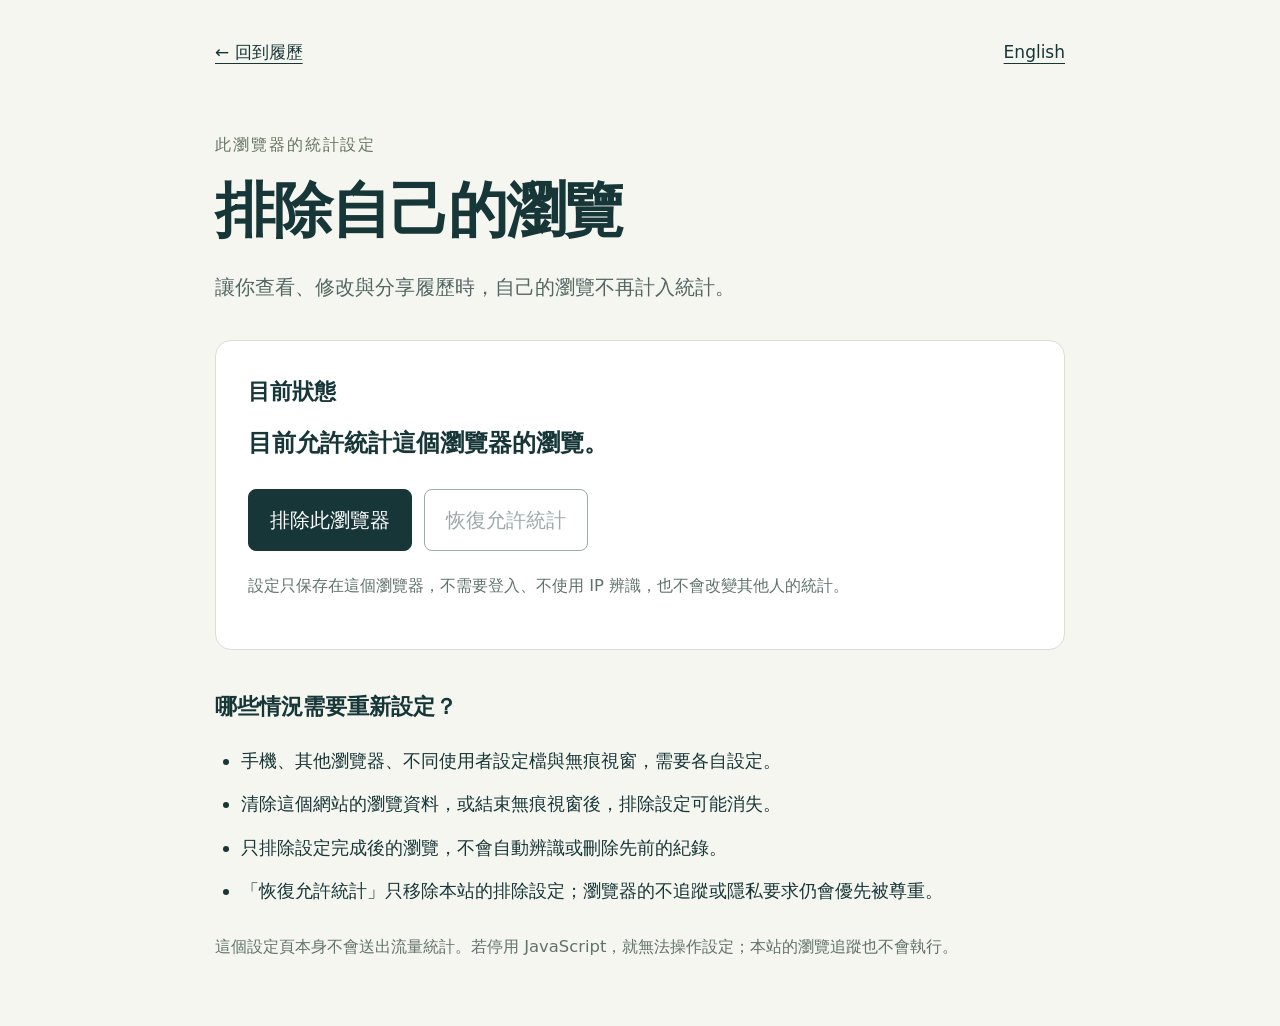
<file: privacy.html>
<!doctype html>
<html lang="zh-Hant">
<head>
  <meta charset="utf-8">
  <meta name="viewport" content="width=device-width,initial-scale=1">
  <meta name="referrer" content="no-referrer">
  <meta name="robots" content="noindex">
  <meta http-equiv="Content-Security-Policy" content="default-src 'self'; script-src 'self'; style-src 'self'; img-src 'self'; connect-src 'none'; object-src 'none'; base-uri 'none'; form-action 'none'">
  <title>排除自己的瀏覽｜李嘉祐的履歷</title>
  <link rel="stylesheet" href="privacy.css">
  <script defer src="privacy.js"></script>
</head>
<body><main>
  <nav aria-label="語言 / Language"><a id="back" href="index.html" data-text="back">← 回到履歷</a><a id="language" href="privacy.html?lang=en">English</a></nav>
  <p class="eyebrow" data-text="eyebrow">此瀏覽器的統計設定</p>
  <h1 data-text="title">排除自己的瀏覽</h1>
  <p class="intro" data-text="intro">讓你查看、修改與分享履歷時，自己的瀏覽不再計入統計。</p>
  <section class="setting" aria-labelledby="setting-title">
    <h2 id="setting-title" data-text="settingTitle">目前狀態</h2>
    <p id="preference" role="status" aria-live="polite">正在讀取此瀏覽器的設定…</p>
    <p id="privacy-signal" class="hint"></p>
    <div class="buttons"><button id="exclude" disabled data-text="exclude">排除此瀏覽器</button><button id="include" class="secondary" disabled data-text="include">恢復允許統計</button></div>
    <p class="hint" data-text="localOnly">設定只保存在這個瀏覽器，不需要登入、不使用 IP 辨識，也不會改變其他人的統計。</p>
  </section>
  <section class="notes"><h2 data-text="notesTitle">哪些情況需要重新設定？</h2>
    <ul><li data-text="devices">手機、其他瀏覽器、不同使用者設定檔與無痕視窗，需要各自設定。</li>
    <li data-text="clearing">清除這個網站的瀏覽資料，或結束無痕視窗後，排除設定可能消失。</li>
    <li data-text="history">只排除設定完成後的瀏覽，不會自動辨識或刪除先前的紀錄。</li>
    <li data-text="signals">「恢復允許統計」只移除本站的排除設定；瀏覽器的不追蹤或隱私要求仍會優先被尊重。</li></ul>
  </section>
  <p class="hint" data-text="untracked">這個設定頁本身不會送出流量統計。若停用 JavaScript，就無法操作設定；本站的瀏覽追蹤也不會執行。</p>
</main></body></html>
</file>
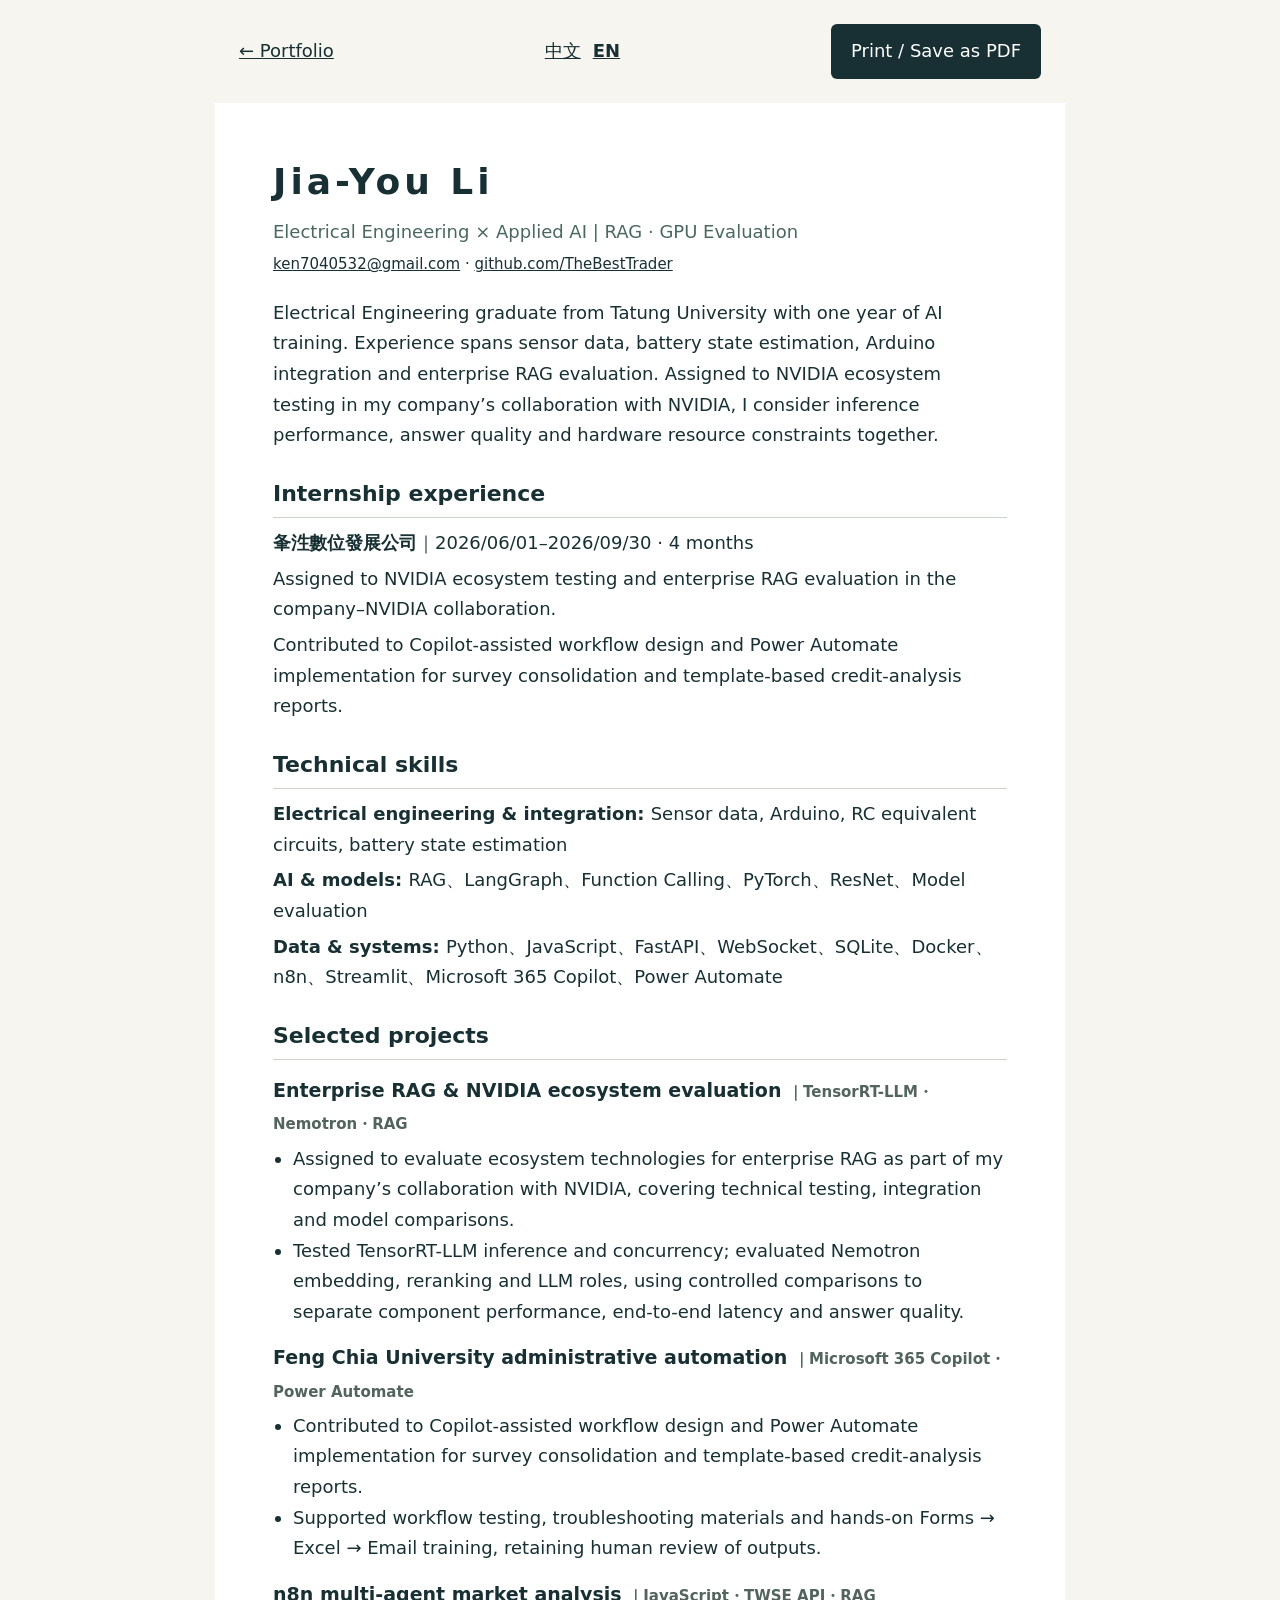
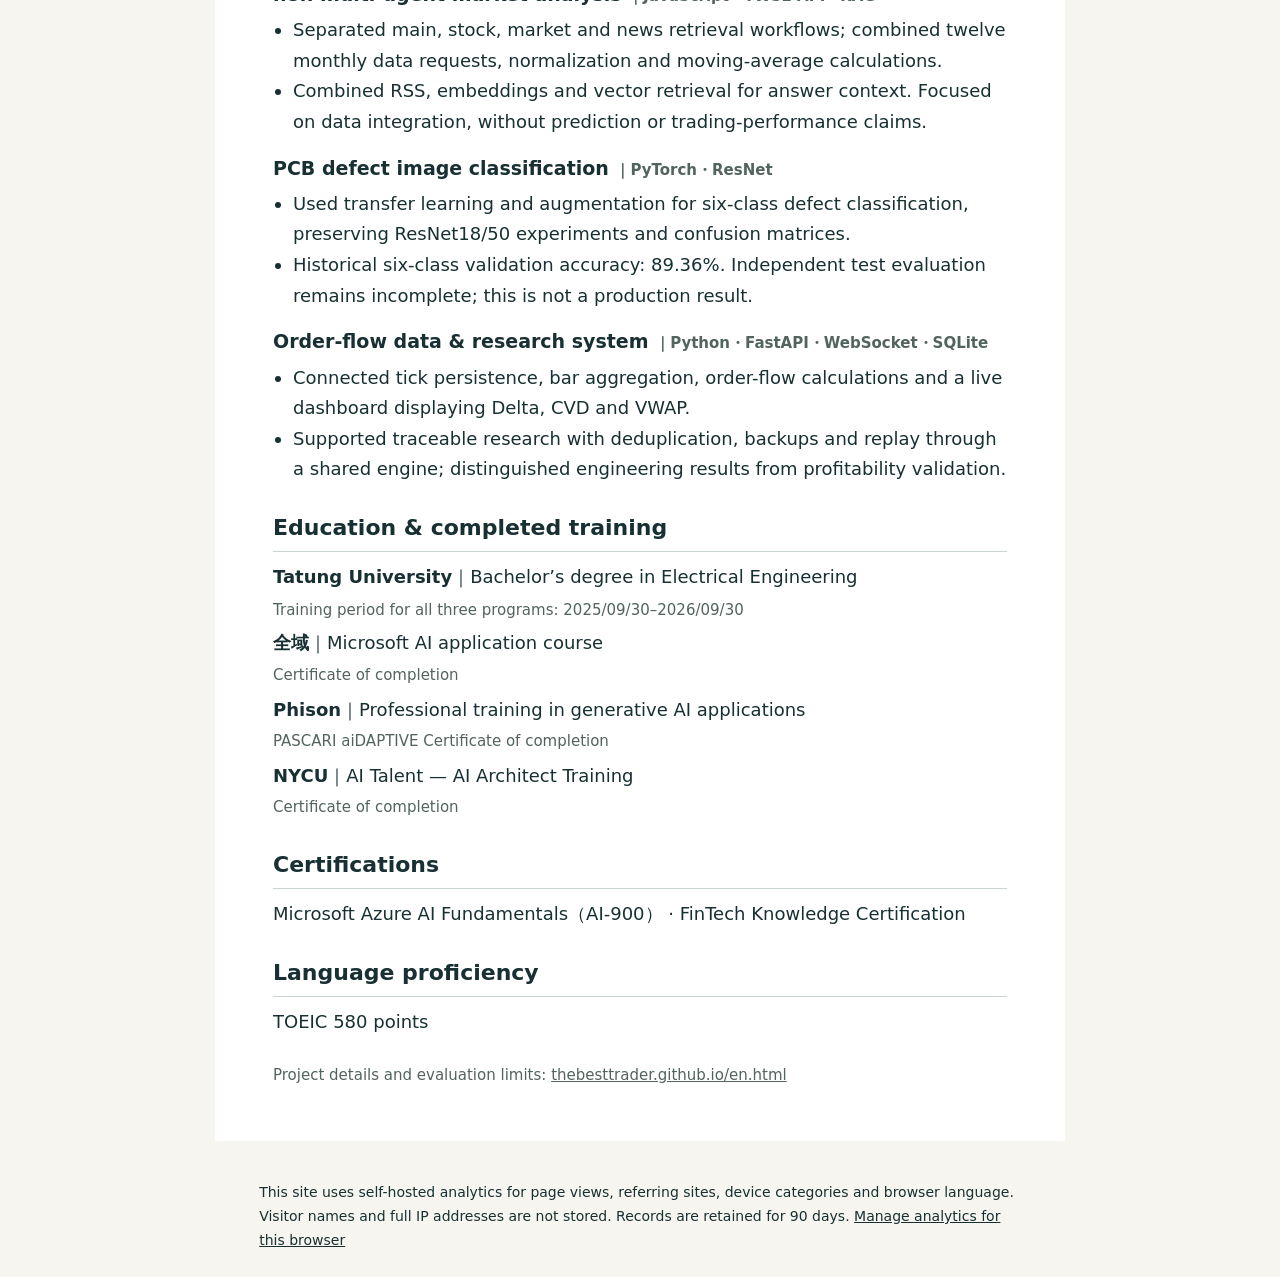
<file: resume-en.html>
<!doctype html>
<html lang="en"><head><meta name="referrer" content="no-referrer"><meta http-equiv="Content-Security-Policy" content="default-src 'self'; script-src 'self'; style-src 'self' 'unsafe-inline'; img-src 'self'; font-src 'self'; connect-src https://trader-server.tailb7a41b.ts.net/v1/collect; object-src 'none'; base-uri 'none'; form-action 'none'"><meta charset="utf-8"><meta name="viewport" content="width=device-width,initial-scale=1"><meta name="description" content="AI engineering résumé: RAG, agents, Python and data systems."><title>Jia-You Li | AI Engineering Résumé</title><link rel="icon" href="assets/favicon.svg"><style>
*{box-sizing:border-box}body{margin:0;background:#f6f5ef;color:#183033;font:15px/1.7 system-ui,"Microsoft JhengHei",sans-serif}.toolbar{max-width:850px;margin:24px auto;display:flex;justify-content:space-between;padding:0 24px}a{color:inherit}button{background:#183033;color:white;border:0;padding:12px 20px;border-radius:6px;cursor:pointer}main{max-width:850px;margin:0 auto 40px;background:white;padding:48px 58px}h1{font-size:36px;letter-spacing:4px;margin:0}h2{font-size:18px;border-bottom:1px solid #cad4cb;padding-bottom:5px;margin:24px 0 10px}h3{font-size:15px;margin:14px 0 3px}p{margin:5px 0}ul{padding-left:20px;margin:5px 0}.subtitle{font-size:18px;color:#4a6860}.contact{font-size:13px;overflow-wrap:anywhere}.meta{font-size:13px;color:#52645d}.intro{margin-top:20px}.foot{font-size:12px;color:#52645d;margin-top:25px}@media(max-width:600px){main{padding:26px 22px}h1{font-size:30px}}@page{size:A4;margin:14mm}@media print{body{background:white;font-size:10pt;line-height:1.45}.toolbar{display:none}main{padding:0;margin:0;max-width:none}h1{font-size:26pt}h2{margin-top:16px;font-size:13pt}h3{margin-top:10px;font-size:11pt}section,article{break-inside:avoid}a{text-decoration:none}.foot{font-size:9pt}}
@media screen{body{font-size:18px}h2{font-size:22px}h3{font-size:19px}.contact,.meta,.foot{font-size:15px}.toolbar{gap:18px;flex-wrap:wrap;align-items:center}button{font:inherit}.resume-languages{display:flex;gap:12px}.resume-languages [aria-current=page]{font-weight:700}}
</style></head><body><nav class="toolbar" aria-label="Résumé actions"><a href="en.html">← Portfolio</a><div class="resume-languages" role="group" aria-label="語言 / Language"><a href="resume.html" lang="zh-Hant">中文</a><a href="resume-en.html" lang="en" aria-current="page">EN</a></div><button id="print">Print / Save as PDF</button></nav><main>
<header><h1>Jia-You Li</h1><p class="subtitle">Electrical Engineering × Applied AI | RAG · GPU Evaluation</p><p class="contact"><a href="mailto:ken7040532@gmail.com">ken7040532@gmail.com</a> · <a href="https://github.com/TheBestTrader">github.com/TheBestTrader</a></p></header>
<p class="intro">Electrical Engineering graduate from Tatung University with one year of AI training. Experience spans sensor data, battery state estimation, Arduino integration and enterprise RAG evaluation. Assigned to NVIDIA ecosystem testing in my company’s collaboration with NVIDIA, I consider inference performance, answer quality and hardware resource constraints together.</p>
<section><h2>Internship experience</h2><p><strong>夆泩數位發展公司</strong>｜2026/06/01–2026/09/30 · 4 months</p><p>Assigned to NVIDIA ecosystem testing and enterprise RAG evaluation in the company–NVIDIA collaboration.</p><p>Contributed to Copilot-assisted workflow design and Power Automate implementation for survey consolidation and template-based credit-analysis reports.</p></section><section><h2>Technical skills</h2><p><strong>Electrical engineering & integration: </strong>Sensor data, Arduino, RC equivalent circuits, battery state estimation</p><p><strong>AI & models: </strong>RAG、LangGraph、Function Calling、PyTorch、ResNet、Model evaluation</p><p><strong>Data & systems: </strong>Python、JavaScript、FastAPI、WebSocket、SQLite、Docker、n8n、Streamlit、Microsoft 365 Copilot、Power Automate</p></section>
<section><h2>Selected projects</h2><article><h3>Enterprise RAG & NVIDIA ecosystem evaluation <span class="meta">｜TensorRT-LLM・Nemotron・RAG</span></h3><ul><li>Assigned to evaluate ecosystem technologies for enterprise RAG as part of my company’s collaboration with NVIDIA, covering technical testing, integration and model comparisons.</li><li>Tested TensorRT-LLM inference and concurrency; evaluated Nemotron embedding, reranking and LLM roles, using controlled comparisons to separate component performance, end-to-end latency and answer quality.</li></ul></article>
<article><h3>Feng Chia University administrative automation <span class="meta">｜Microsoft 365 Copilot・Power Automate</span></h3><ul><li>Contributed to Copilot-assisted workflow design and Power Automate implementation for survey consolidation and template-based credit-analysis reports.</li><li>Supported workflow testing, troubleshooting materials and hands-on Forms → Excel → Email training, retaining human review of outputs.</li></ul></article>
<article><h3>n8n multi-agent market analysis <span class="meta">｜JavaScript・TWSE API・RAG</span></h3><ul><li>Separated main, stock, market and news retrieval workflows; combined twelve monthly data requests, normalization and moving-average calculations.</li><li>Combined RSS, embeddings and vector retrieval for answer context. Focused on data integration, without prediction or trading-performance claims.</li></ul></article>
<article><h3>PCB defect image classification <span class="meta">｜PyTorch・ResNet</span></h3><ul><li>Used transfer learning and augmentation for six-class defect classification, preserving ResNet18/50 experiments and confusion matrices.</li><li>Historical six-class validation accuracy: 89.36%. Independent test evaluation remains incomplete; this is not a production result.</li></ul></article>
<article><h3>Order-flow data & research system <span class="meta">｜Python・FastAPI・WebSocket・SQLite</span></h3><ul><li>Connected tick persistence, bar aggregation, order-flow calculations and a live dashboard displaying Delta, CVD and VWAP.</li><li>Supported traceable research with deduplication, backups and replay through a shared engine; distinguished engineering results from profitability validation.</li></ul></article></section>
<section><h2>Education & completed training</h2><p><strong>Tatung University</strong>｜Bachelor’s degree in Electrical Engineering</p><p class="meta">Training period for all three programs: 2025/09/30–2026/09/30</p><p><strong>全域</strong>｜Microsoft AI application course<br><span class="meta">Certificate of completion</span></p><p><strong>Phison</strong>｜Professional training in generative AI applications<br><span class="meta">PASCARI aiDAPTIVE Certificate of completion</span></p><p><strong>NYCU</strong>｜AI Talent — AI Architect Training<br><span class="meta">Certificate of completion</span></p></section>
<section><h2>Certifications</h2><p>Microsoft Azure AI Fundamentals（AI-900） · FinTech Knowledge Certification</p></section>
<section><h2>Language proficiency</h2><p>TOEIC 580 points</p></section>
<p class="foot">Project details and evaluation limits: <a href="https://thebesttrader.github.io/en.html">thebesttrader.github.io/en.html</a></p>
</main><script src="print.js"></script><p class="analytics-notice" style="margin:24px auto;padding:0 20px;max-width:90ch;font-size:14px;line-height:1.7">This site uses self-hosted analytics for page views, referring sites, device categories and browser language. Visitor names and full IP addresses are not stored. Records are retained for 90 days. <a href="privacy.html?lang=en">Manage analytics for this browser</a></p>
<script defer src="analytics.js?v=status-1" data-endpoint="https://trader-server.tailb7a41b.ts.net/v1/collect"></script>
</body></html>
</file>
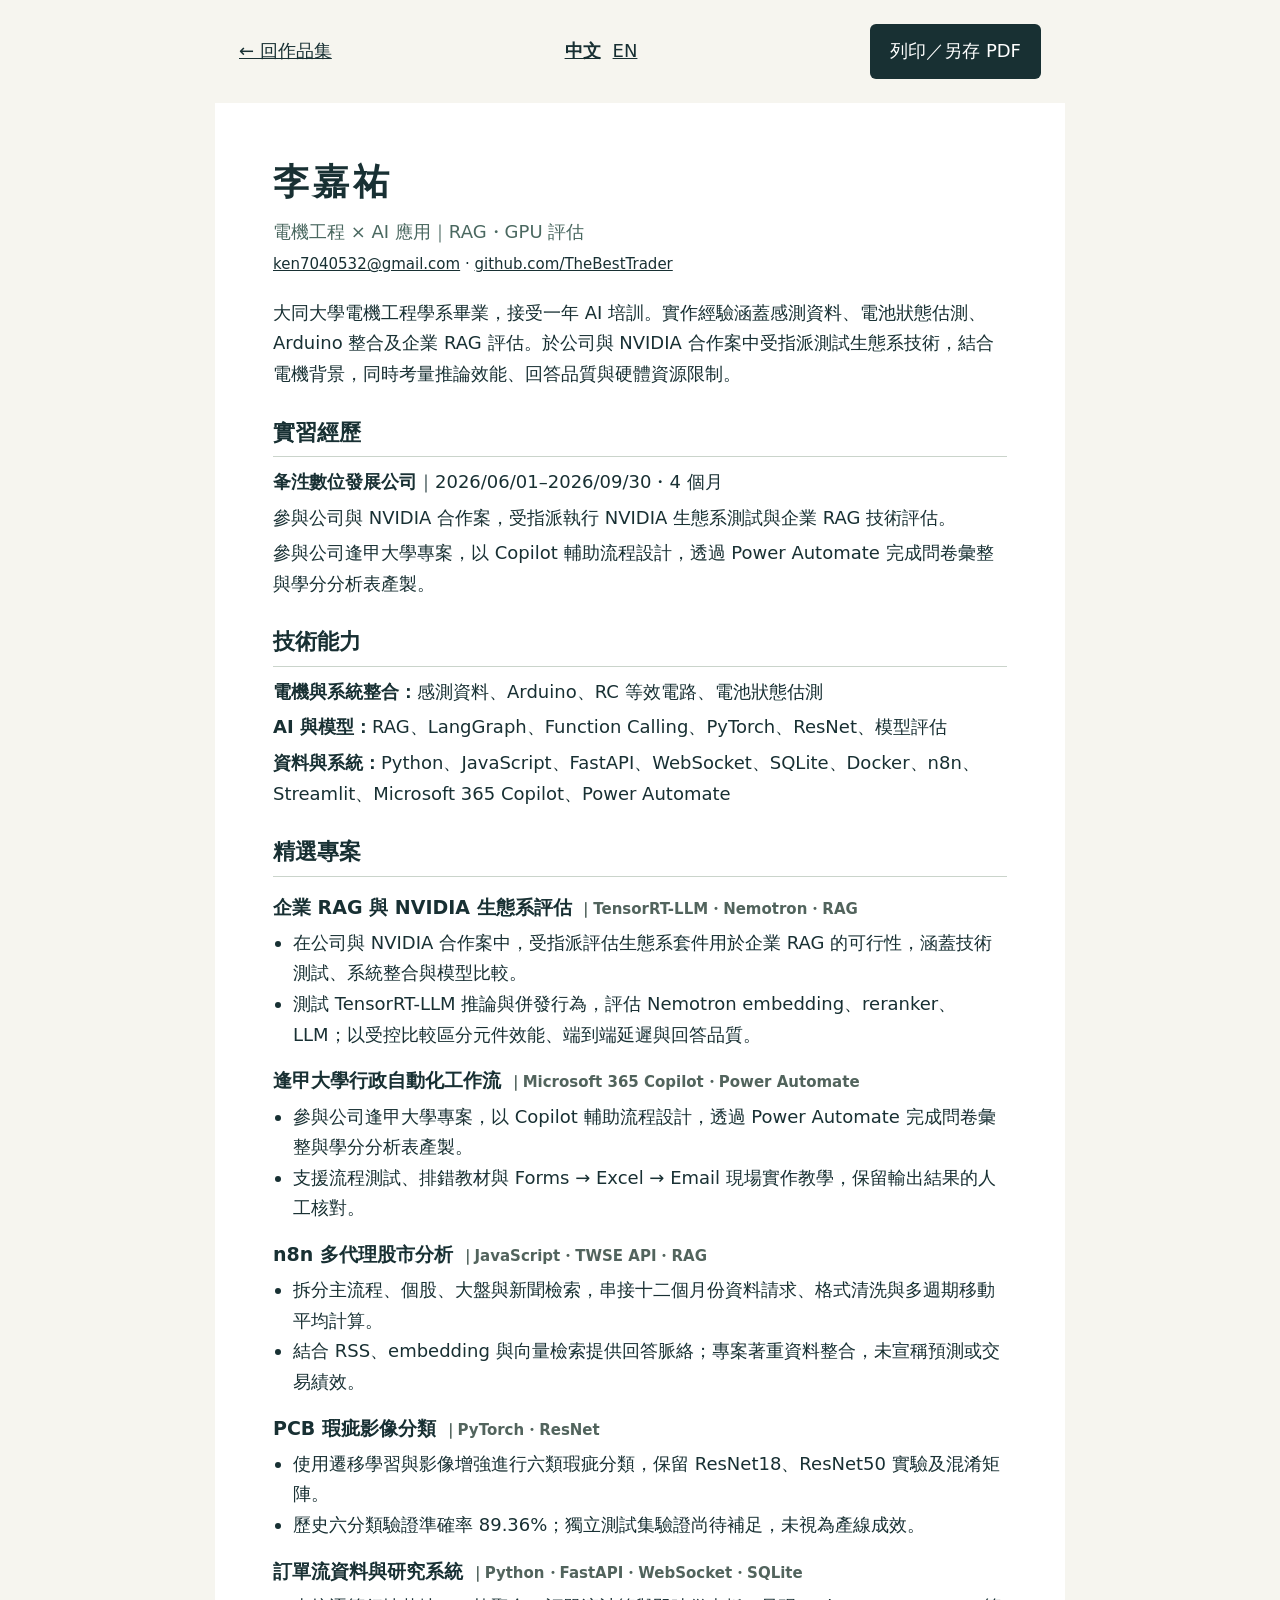
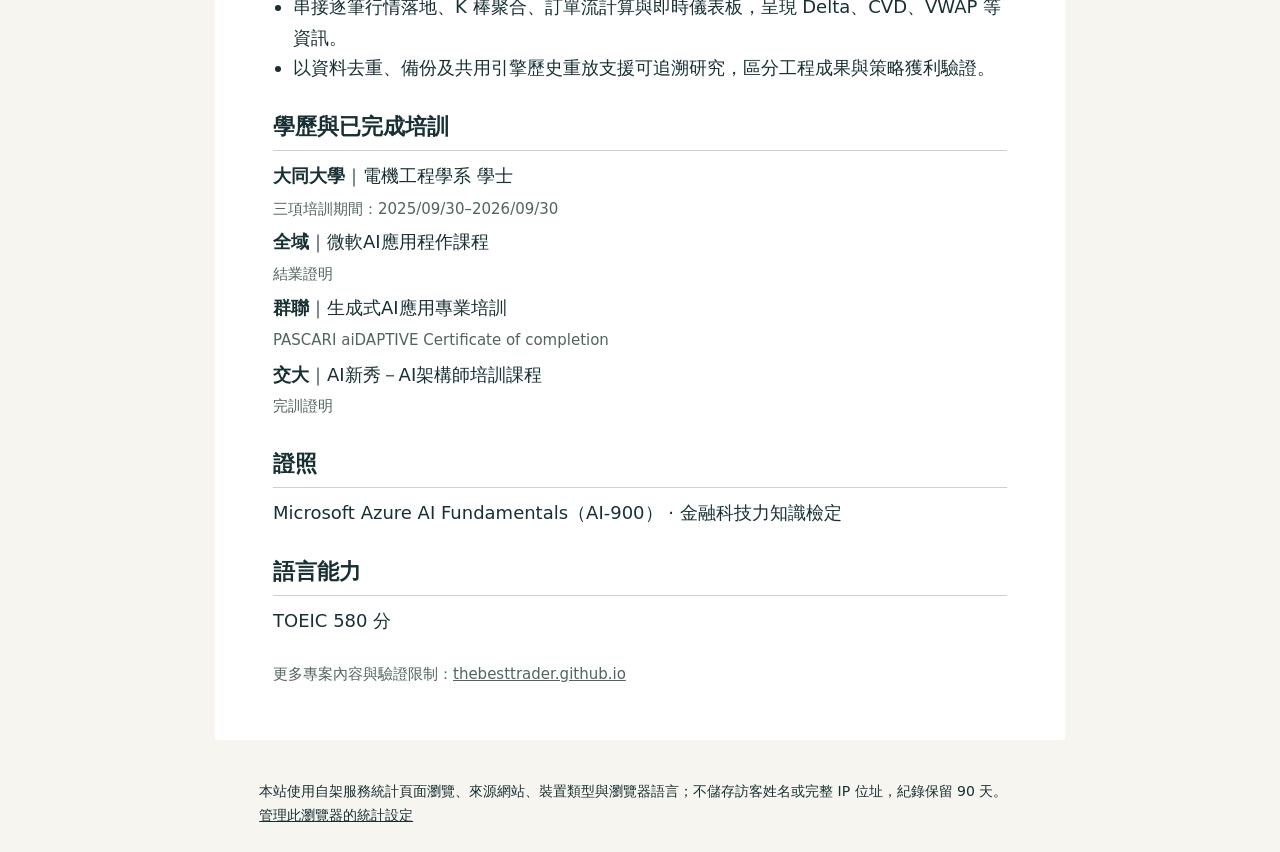
<file: resume.html>
<!doctype html>
<html lang="zh-Hant"><head><meta name="referrer" content="no-referrer"><meta http-equiv="Content-Security-Policy" content="default-src 'self'; script-src 'self'; style-src 'self' 'unsafe-inline'; img-src 'self'; font-src 'self'; connect-src https://trader-server.tailb7a41b.ts.net/v1/collect; object-src 'none'; base-uri 'none'; form-action 'none'"><meta charset="utf-8"><meta name="viewport" content="width=device-width,initial-scale=1"><meta name="description" content="李嘉祐的 AI 工程履歷：RAG、Agent、Python 與資料工程作品。"><title>李嘉祐｜AI 工程履歷</title><link rel="icon" href="assets/favicon.svg"><style>
*{box-sizing:border-box}body{margin:0;background:#f6f5ef;color:#183033;font:15px/1.7 system-ui,"Microsoft JhengHei",sans-serif}.toolbar{max-width:850px;margin:24px auto;display:flex;justify-content:space-between;padding:0 24px}a{color:inherit}button{background:#183033;color:white;border:0;padding:12px 20px;border-radius:6px;cursor:pointer}main{max-width:850px;margin:0 auto 40px;background:white;padding:48px 58px}h1{font-size:36px;letter-spacing:4px;margin:0}h2{font-size:18px;border-bottom:1px solid #cad4cb;padding-bottom:5px;margin:24px 0 10px}h3{font-size:15px;margin:14px 0 3px}p{margin:5px 0}ul{padding-left:20px;margin:5px 0}.subtitle{font-size:18px;color:#4a6860}.contact{font-size:13px;overflow-wrap:anywhere}.meta{font-size:13px;color:#52645d}.intro{margin-top:20px}.foot{font-size:12px;color:#52645d;margin-top:25px}@media(max-width:600px){main{padding:26px 22px}h1{font-size:30px}}@page{size:A4;margin:14mm}@media print{body{background:white;font-size:10pt;line-height:1.45}.toolbar{display:none}main{padding:0;margin:0;max-width:none}h1{font-size:26pt}h2{margin-top:16px;font-size:13pt}h3{margin-top:10px;font-size:11pt}section,article{break-inside:avoid}a{text-decoration:none}.foot{font-size:9pt}}
@media screen{body{font-size:18px}h2{font-size:22px}h3{font-size:19px}.contact,.meta,.foot{font-size:15px}.toolbar{gap:18px;flex-wrap:wrap;align-items:center}button{font:inherit}.resume-languages{display:flex;gap:12px}.resume-languages [aria-current=page]{font-weight:700}}
</style></head><body><nav class="toolbar" aria-label="履歷操作"><a href="index.html">← 回作品集</a><div class="resume-languages" role="group" aria-label="語言 / Language"><a href="resume.html" lang="zh-Hant" aria-current="page">中文</a><a href="resume-en.html" lang="en">EN</a></div><button id="print">列印／另存 PDF</button></nav><main>
<header><h1>李嘉祐</h1><p class="subtitle">電機工程 × AI 應用｜RAG・GPU 評估</p><p class="contact"><a href="mailto:ken7040532@gmail.com">ken7040532@gmail.com</a> · <a href="https://github.com/TheBestTrader">github.com/TheBestTrader</a></p></header>
<p class="intro">大同大學電機工程學系畢業，接受一年 AI 培訓。實作經驗涵蓋感測資料、電池狀態估測、Arduino 整合及企業 RAG 評估。於公司與 NVIDIA 合作案中受指派測試生態系技術，結合電機背景，同時考量推論效能、回答品質與硬體資源限制。</p>
<section><h2>實習經歷</h2><p><strong>夆泩數位發展公司</strong>｜2026/06/01–2026/09/30・4 個月</p><p>參與公司與 NVIDIA 合作案，受指派執行 NVIDIA 生態系測試與企業 RAG 技術評估。</p><p>參與公司逢甲大學專案，以 Copilot 輔助流程設計，透過 Power Automate 完成問卷彙整與學分分析表產製。</p></section><section><h2>技術能力</h2><p><strong>電機與系統整合：</strong>感測資料、Arduino、RC 等效電路、電池狀態估測</p><p><strong>AI 與模型：</strong>RAG、LangGraph、Function Calling、PyTorch、ResNet、模型評估</p><p><strong>資料與系統：</strong>Python、JavaScript、FastAPI、WebSocket、SQLite、Docker、n8n、Streamlit、Microsoft 365 Copilot、Power Automate</p></section>
<section><h2>精選專案</h2><article><h3>企業 RAG 與 NVIDIA 生態系評估 <span class="meta">｜TensorRT-LLM・Nemotron・RAG</span></h3><ul><li>在公司與 NVIDIA 合作案中，受指派評估生態系套件用於企業 RAG 的可行性，涵蓋技術測試、系統整合與模型比較。</li><li>測試 TensorRT-LLM 推論與併發行為，評估 Nemotron embedding、reranker、LLM；以受控比較區分元件效能、端到端延遲與回答品質。</li></ul></article>
<article><h3>逢甲大學行政自動化工作流 <span class="meta">｜Microsoft 365 Copilot・Power Automate</span></h3><ul><li>參與公司逢甲大學專案，以 Copilot 輔助流程設計，透過 Power Automate 完成問卷彙整與學分分析表產製。</li><li>支援流程測試、排錯教材與 Forms → Excel → Email 現場實作教學，保留輸出結果的人工核對。</li></ul></article>
<article><h3>n8n 多代理股市分析 <span class="meta">｜JavaScript・TWSE API・RAG</span></h3><ul><li>拆分主流程、個股、大盤與新聞檢索，串接十二個月份資料請求、格式清洗與多週期移動平均計算。</li><li>結合 RSS、embedding 與向量檢索提供回答脈絡；專案著重資料整合，未宣稱預測或交易績效。</li></ul></article>
<article><h3>PCB 瑕疵影像分類 <span class="meta">｜PyTorch・ResNet</span></h3><ul><li>使用遷移學習與影像增強進行六類瑕疵分類，保留 ResNet18、ResNet50 實驗及混淆矩陣。</li><li>歷史六分類驗證準確率 89.36%；獨立測試集驗證尚待補足，未視為產線成效。</li></ul></article>
<article><h3>訂單流資料與研究系統 <span class="meta">｜Python・FastAPI・WebSocket・SQLite</span></h3><ul><li>串接逐筆行情落地、K 棒聚合、訂單流計算與即時儀表板，呈現 Delta、CVD、VWAP 等資訊。</li><li>以資料去重、備份及共用引擎歷史重放支援可追溯研究，區分工程成果與策略獲利驗證。</li></ul></article></section>
<section><h2>學歷與已完成培訓</h2><p><strong>大同大學</strong>｜電機工程學系 學士</p><p class="meta">三項培訓期間：2025/09/30–2026/09/30</p><p><strong>全域</strong>｜微軟AI應用程作課程<br><span class="meta">結業證明</span></p><p><strong>群聯</strong>｜生成式AI應用專業培訓<br><span class="meta">PASCARI aiDAPTIVE Certificate of completion</span></p><p><strong>交大</strong>｜AI新秀－AI架構師培訓課程<br><span class="meta">完訓證明</span></p></section>
<section><h2>證照</h2><p>Microsoft Azure AI Fundamentals（AI-900） · 金融科技力知識檢定</p></section>
<section><h2>語言能力</h2><p>TOEIC 580 分</p></section>
<p class="foot">更多專案內容與驗證限制：<a href="https://thebesttrader.github.io/">thebesttrader.github.io</a></p>
</main><script src="print.js"></script><p class="analytics-notice" style="margin:24px auto;padding:0 20px;max-width:90ch;font-size:14px;line-height:1.7">本站使用自架服務統計頁面瀏覽、來源網站、裝置類型與瀏覽器語言；不儲存訪客姓名或完整 IP 位址，紀錄保留 90 天。 <a href="privacy.html">管理此瀏覽器的統計設定</a></p>
<script defer src="analytics.js?v=status-1" data-endpoint="https://trader-server.tailb7a41b.ts.net/v1/collect"></script>
</body></html>
</file>
<file: style.css>
:root{--paper:#f6f5ef;--ink:#183033;--muted:#627271;--line:#d8ded5;--lime:#d8ed9c;--white:#fff;--mono:ui-monospace,SFMono-Regular,Consolas,monospace}*{box-sizing:border-box}html{scroll-behavior:smooth;scroll-padding-top:100px}body{margin:0;background:var(--paper);color:var(--ink);font-family:'Noto Sans TC',system-ui,sans-serif;font-size:15px;line-height:1.8}a{color:inherit;text-decoration:none}button{font:inherit;color:inherit;cursor:pointer}a,button{-webkit-tap-highlight-color:transparent}button:focus-visible,a:focus-visible{outline:3px solid #668d28;outline-offset:5px}img{max-width:100%;display:block}h1,h2,h3,p{margin:0}h1,h2,h3{line-height:1.4;letter-spacing:-.04em}h2{font-size:38px;font-weight:800}button{background:none;border:0}.container{width:min(1160px,calc(100% - 80px));margin-inline:auto}.mono,.eyebrow{font-family:var(--mono);letter-spacing:.1em}.eyebrow{font-size:11px;font-weight:600;line-height:1.5}.small{font-size:10px}.section{padding-block:100px}.skip{position:fixed;top:-90px;left:20px;background:var(--ink);color:white;padding:10px;z-index:100}.skip:focus{top:12px}.site-header{position:sticky;top:0;background:rgba(246,245,239,.96);border-bottom:1px solid var(--line);z-index:20;backdrop-filter:blur(12px)}.nav-wrap{width:min(1280px,calc(100% - 80px));margin:auto;height:88px;display:flex;align-items:center;justify-content:space-between}.brand{display:flex;gap:15px;align-items:center;font-size:17px;font-weight:700;line-height:1.4}.brand-mark{display:flex;align-items:center;background:var(--ink);color:var(--lime);font:700 23px var(--mono);padding:13px 9px;border-radius:8px;letter-spacing:-2px}.brand-mark span{font-size:15px;margin-left:2px;align-self:start}.brand-sub{display:block;font:8px var(--mono);letter-spacing:.12em;margin-top:6px}nav{display:flex;gap:30px;align-items:center;font-size:13px}nav a:hover{color:#55732c}.nav-contact{padding:9px 18px;border:1px solid var(--ink);border-radius:4px}.nav-contact span{margin-left:16px}.menu-toggle{display:none}.hero{min-height:630px;display:grid;grid-template-columns:1.3fr 1fr;gap:58px;align-items:center;padding-block:85px 78px}.hero .eyebrow{display:flex;align-items:center;gap:10px;font-size:10px;letter-spacing:.08em}.status-dot{display:inline-block;background:#739b43;width:7px;height:7px;border-radius:50%;flex-shrink:0;box-shadow:0 0 0 4px #739b4311}.hello{margin-top:30px;font-size:18px;font-weight:500}h1{font-size:48px;font-weight:900;line-height:1.5;white-space:nowrap;letter-spacing:-.05em;margin-top:12px}.highlight{background:linear-gradient(transparent 67%,var(--lime) 67%,var(--lime) 92%,transparent 92%)}.hero-intro{margin-top:23px;font-size:14px;line-height:2;color:var(--muted)}.hero-actions{display:flex;gap:30px;align-items:center;margin-top:31px}.button{display:inline-flex;justify-content:space-between;gap:35px;padding:14px 22px;font-size:13px;border-radius:4px}.primary{background:var(--ink);color:var(--paper)}.primary:hover{background:#2a4949}.text-link{font-size:13px;border-bottom:1px solid var(--ink);padding-bottom:4px}.text-link span{margin-left:14px}.hero-tags{display:flex;gap:15px;margin-top:30px;font-family:var(--mono);font-size:10px;color:var(--muted);flex-wrap:wrap}.hero-tags span+span:before{content:'·';margin-right:15px}.hero-visual{border:1px solid #cbd4c9;background:#eeefe7;border-radius:12px;padding:23px;box-shadow:12px 14px 0 #e4e8dc;transform:none}.visual-top{display:flex;justify-content:space-between;align-items:center;font-size:9px;color:var(--muted)}.diagram-label{border:1px solid #bec9ba;border-radius:3px;padding:1px 6px;font-size:9px}.pipeline{margin-top:27px}.pipeline-row{padding:17px 16px;border:1px solid #ced6c8;border-radius:6px;background:#f8f9f3;display:flex;align-items:center;gap:15px}.pipeline-row.active{background:var(--ink);color:var(--paper);border-color:var(--ink)}.pipeline-row strong{display:block;font-size:16px;letter-spacing:-.025em;margin:2px 0}.pipeline-row p{font:9px var(--mono);color:#7b8982}.pipeline-row.active p{color:#b1c7b8}.pipeline-row.active .small{color:var(--lime)}.node-icon{font-size:26px;line-height:1;width:36px;color:#6e855c}.active .node-icon{color:var(--lime)}.node-number{font:10px var(--mono);margin-left:auto;align-self:start;color:#8e9d8b}.flow-line{height:39px;display:flex;align-items:center;gap:15px;padding-left:30px;color:#89967e}.flow-line span{font-size:24px}.flow-line small{font:9px var(--mono)}.visual-bottom{display:flex;gap:10px;border-top:1px dashed #c2cdbc;margin-top:24px;padding-top:17px;font-size:10px;color:var(--muted);align-items:center}.visual-bottom>span:last-child{margin-left:auto;font-size:18px}.focus-band{border-block:1px solid var(--line)}.focus-band .container{padding-block:22px;display:flex;gap:25px;align-items:center;font-size:13px}.focus-band .mono{font-size:10px;color:var(--muted);margin-right:auto}.separator{color:#a3ae9c}.band-arrow{margin-left:auto;font-size:24px}.section-heading{display:flex;justify-content:space-between;align-items:end;margin-bottom:40px;gap:30px}.section-heading .eyebrow{margin-bottom:17px;color:#687965}.section-note{font-size:13px;color:var(--muted)}.feature-project{background:var(--white);border:1px solid var(--line);border-radius:8px;overflow:hidden;display:grid;grid-template-columns:1fr 1fr}.feature-copy{padding:42px}.project-kicker{display:flex;gap:14px;align-items:center;font-size:11px;color:var(--muted);margin-bottom:18px}.project-kicker .mono{color:var(--ink);border-bottom:1px solid #aebda5;padding-bottom:1px}.feature-copy h3{font-size:32px;line-height:1.5}.feature-copy>p{font-size:13px;color:var(--muted);margin-top:20px}.feature-points{list-style:none;padding:0;margin:25px 0;font-size:12px;line-height:2.5}.feature-points span{font:10px var(--mono);color:#799249;margin-right:12px}.tags{display:flex;flex-wrap:wrap;gap:7px}.tags span{font:10px var(--mono);border:1px solid #dce1d8;padding:5px 8px;border-radius:3px;color:#596c61}.project-link{margin-top:27px;width:100%;display:flex;justify-content:space-between;align-items:center;padding:15px 0 0;border-top:1px solid var(--line);font-size:13px;text-align:left}.project-link:hover{color:#5d7d30}.project-link span{font-size:22px}.rag-visual{background:#e5eade;display:flex;flex-direction:column;justify-content:center;padding:40px;background-image:radial-gradient(#b8c7af 1px,transparent 1px);background-size:17px 17px}.rag-visual>.mono{font-size:9px;color:#71836c;margin-bottom:35px}.rag-question{background:#f8faf4;border:1px solid #cad5c0;padding:19px 16px;border-radius:5px;font-size:16px;font-weight:600;box-shadow:0 5px 12px #71836c0c}.rag-question span{display:block;font:8px var(--mono);color:#89987d;margin-top:7px;letter-spacing:.12em}.rag-connect{height:38px;text-align:center;color:#829279;font-size:22px}.rag-stages{display:flex;align-items:center;justify-content:space-between;gap:7px}.rag-stages span{flex:1;background:var(--ink);color:#f2f5ea;padding:14px 7px;text-align:center;border-radius:4px;font-size:11px}.rag-stages b{display:block;color:var(--lime);font:9px var(--mono);margin-bottom:6px}.rag-stages i{font-size:14px;font-style:normal}.answer-card{display:flex;gap:14px;align-items:center;background:var(--lime);border:1px solid #b8cf85;border-radius:5px;padding:20px 16px}.answer-card strong{font-size:15px}.answer-card p{font-size:10px;margin-top:5px}.answer-mark{font-size:23px}.rag-foot{margin-top:32px;display:flex;gap:20px;font:8px var(--mono);letter-spacing:.1em;color:#67795d}.rag-foot span:before{content:'✓';margin-right:5px}.diagram-caption{margin-top:15px;color:#768770;font-size:9px}.project-grid{display:grid;grid-template-columns:1fr 1fr;gap:25px;margin-top:25px}.project-card{border:1px solid var(--line);border-radius:8px;overflow:hidden;background:white;transition:box-shadow .2s}.project-card:hover{box-shadow:0 8px 25px #1830330b}.card-visual{height:270px;position:relative;overflow:hidden;border-bottom:1px solid var(--line)}.card-body{padding:30px}.card-body h3{font-size:23px}.card-body>p{color:var(--muted);font-size:13px;margin:17px 0 20px;min-height:48px}.agent-visual{background:#e9ebe3;padding:25px 45px;display:flex;flex-direction:column;align-items:center;font-size:11px}.agent-input{border:1px solid #c1cabb;background:#f8f9f4;border-radius:4px;padding:5px 25px}.agent-router{background:var(--ink);color:white;border-radius:4px;padding:7px 20px;margin:14px 0;position:relative;z-index:1;font:12px var(--mono)}.agent-router:before,.agent-router:after{content:'';height:14px;width:1px;background:#a7b79b;position:absolute;left:50%;top:-14px}.agent-router:after{top:auto;bottom:-14px}.agent-router span{font-size:10px;color:var(--lime);margin-left:20px}.agent-branches{display:flex;width:100%;justify-content:space-around;padding-top:14px;border-top:1px solid #b8c5af;gap:10px}.agent-branches>span{border:1px solid #bdcbb1;padding:9px 10px;text-align:center;background:#f8faf4;border-radius:4px;flex:1;font-family:var(--mono);font-size:12px}.agent-branches small{font-family:inherit;color:#829072;font-size:10px}.agent-tools{margin-top:15px;color:#76836e;font:10px var(--mono);letter-spacing:.08em}.agent-tools span{margin-inline:15px}.workflow-visual{background:#102132;display:flex;align-items:center;padding:32px 20px}.workflow-visual img{width:100%;height:100%;object-fit:contain}.visual-chip{position:absolute;top:15px;left:20px;color:#d4e0e5;font-size:9px;font-family:var(--mono);letter-spacing:.08em;z-index:1}.pcb-visual{background:#edf0e8;display:flex;flex-direction:column;padding:18px 25px;gap:4px}.pcb-metric>span{font:8px var(--mono);letter-spacing:.12em;color:var(--muted)}.pcb-metric strong{display:block;font:42px var(--mono);letter-spacing:-.06em;line-height:1.3}.pcb-metric strong span{font-size:22px}.pcb-metric p{font-size:9px;color:var(--muted)}.pcb-visual img{width:100%;height:128px;object-fit:contain;background:#fff;border:1px solid var(--line);border-radius:4px;margin-top:5px}.orderflow-visual{background:#172128;padding:40px 18px 0}.orderflow-visual img{height:240px;width:100%;object-fit:cover;object-position:top;border-radius:5px;border:1px solid #5d686e}.more-work{margin-top:32px;display:grid;grid-template-columns:150px 1fr 1fr;border-block:1px solid var(--line);padding:22px 0;gap:25px;align-items:center}.more-work>p{font-size:10px;color:var(--muted)}.more-work button{text-align:left;font-size:13px;padding:0}.more-work button span{display:block;font:10px var(--mono);color:var(--muted);margin-top:7px}.more-work button:hover{color:#70903e}.approach{background:var(--ink);color:var(--paper)}.approach .eyebrow{color:var(--lime)}.approach .section-note{color:#a9bcad}.principles{display:grid;grid-template-columns:repeat(3,1fr);gap:40px;margin-top:50px}.principles article{border-top:1px solid #50685e;padding-top:25px}.principle-num{font:10px var(--mono);color:var(--lime);letter-spacing:.1em}.principles h3{font-size:23px;margin-top:28px}.principles p{font-size:13px;color:#bbc9bd;margin-top:15px;line-height:2}.about-section{display:grid;grid-template-columns:1fr 1fr;gap:110px}.about-copy .eyebrow{color:var(--muted);margin-bottom:22px}.about-copy p:not(.eyebrow){font-size:14px;color:var(--muted);margin-top:24px;line-height:2}.about-copy .text-link{display:inline-block;margin-top:25px}.background-block+.background-block{margin-top:30px}.background-block h3{font-size:12px;letter-spacing:.05em;margin-bottom:22px;border-bottom:1px solid var(--line);padding-bottom:13px}.timeline-item{border-left:1px solid #c5cfbc;padding:0 0 23px 22px;position:relative}.timeline-item:before{content:'';width:7px;height:7px;border-radius:50%;background:#87a85d;position:absolute;left:-4px;top:5px}.timeline-item .small{color:var(--muted);display:block;font-size:9px}.timeline-item strong{display:block;font-size:15px;margin-top:6px}.timeline-item p,.certificate p{color:var(--muted);font-size:12px;margin-top:3px}.certificate{display:flex;gap:15px;align-items:center;margin-top:20px}.certificate strong{font-size:13px}.cert-icon{width:35px;height:35px;border:1px solid #cbd6bc;background:#e8eddc;display:grid;place-items:center}.skills-section{padding-bottom:100px}.skills-section>h2{font-size:20px;margin-bottom:24px}.skill-row{display:grid;grid-template-columns:230px 1fr;gap:25px;padding:19px 0;border-top:1px solid var(--line)}.skill-row:last-child{border-bottom:1px solid var(--line)}.skill-row h3{font:10px var(--mono);color:var(--muted);align-self:center;letter-spacing:.05em}.skill-row p{font-size:12px;line-height:2}.contact-section{padding:55px;background:var(--lime);border-radius:8px;display:flex;justify-content:space-between;align-items:center;gap:45px;margin-bottom:60px}.contact-section .eyebrow{font-size:9px;margin-bottom:19px}.contact-section h2{font-size:34px}.contact-section p:not(.eyebrow){font-size:12px;margin-top:18px}.contact-actions{min-width:310px}.email-link{display:flex;justify-content:space-between;gap:20px;border-bottom:1px solid #8ba360;padding-block:14px;font-size:19px}.email-link span{font-size:24px}.contact-secondary{display:flex;gap:23px;font-size:11px;margin-top:18px}.contact-secondary button{padding:0;font-size:11px}.contact-secondary a:hover,.contact-secondary button:hover{text-decoration:underline}.copy-status{display:block;min-height:24px;font-size:11px;margin-top:8px}.footer{border-top:1px solid var(--line);padding-block:26px;display:flex;justify-content:space-between;color:var(--muted);font-size:10px;gap:20px}.footer>span:nth-child(2){font-family:var(--mono)}dialog{border:1px solid var(--line);border-radius:12px;width:min(760px,calc(100% - 32px));max-height:85vh;background:var(--paper);color:var(--ink);padding:30px;overflow:auto;box-shadow:0 30px 100px #0003}dialog::backdrop{background:#152827b8;backdrop-filter:blur(5px)}.dialog-top{display:flex;justify-content:space-between;align-items:center;border-bottom:1px solid var(--line);padding-bottom:14px;margin-bottom:25px;font-size:10px;position:sticky;top:-30px;background:var(--paper);z-index:1}.dialog-top button{font-size:12px;padding:8px}dialog h2{font-size:29px;margin:15px 0}dialog .dialog-sub{color:var(--muted);font-size:12px}dialog h3{font-size:16px;margin-top:27px;margin-bottom:8px}dialog p,dialog li{font-size:14px;line-height:1.9}dialog ul{padding-left:20px}dialog img{border:1px solid var(--line);margin-top:24px;border-radius:5px}dialog .caveat{background:#e9eddf;padding:18px;border-left:3px solid #8eaa65;margin-top:25px;font-size:12px}dialog .text-link{display:inline-block;margin-top:22px}.no-scroll{overflow:hidden}
@media(min-width:1400px){.hero{gap:80px;min-height:690px}h1{font-size:53px}}
@media(max-width:1050px){.container{width:calc(100% - 56px)}.hero{gap:30px;grid-template-columns:1.15fr 1fr}h1{font-size:39px}.hero-visual{padding:18px}.pipeline-row{padding:13px 10px;gap:9px}.pipeline-row strong{font-size:14px}.pipeline-row p{font-size:8px}.node-icon{width:26px}.feature-copy,.rag-visual{padding:30px}.card-body h3{font-size:20px}.about-section{gap:55px}.contact-section{padding:35px;gap:25px}.contact-actions{min-width:280px}.email-link{font-size:16px}}
@media(max-width:760px){html{scroll-padding-top:80px}.container{width:calc(100% - 40px)}.nav-wrap{width:calc(100% - 40px);height:72px}.brand{font-size:15px;gap:10px}.brand-mark{font-size:19px;padding:10px 8px}.brand-sub{font-size:7px}.menu-toggle{display:flex;gap:14px;align-items:center;font-size:12px;padding:10px 0 10px 10px}nav{display:none;position:absolute;top:72px;left:0;right:0;background:var(--paper);border-bottom:1px solid var(--line);padding:22px;flex-direction:column;align-items:stretch;gap:16px}nav.is-open{display:flex}.nav-contact{align-self:start}.hero{grid-template-columns:1fr;padding-block:48px 55px;gap:40px;min-height:0}.hero .eyebrow{font-size:8px}.hello{margin-top:26px;font-size:16px}h1{font-size:clamp(29px,7vw,43px);margin-top:13px;line-height:1.55}.hero-intro{font-size:13px;margin-top:20px}.desktop-break{display:none}.hero-actions{margin-top:25px}.hero-tags{gap:10px;font-size:9px;margin-top:25px}.hero-tags span+span:before{margin-right:10px}.hero-visual{transform:none;box-shadow:6px 7px 0 #e4e8dc;padding:22px;max-width:500px;width:100%;margin:auto}.pipeline-row{padding:15px}.pipeline-row strong{font-size:16px}.pipeline-row p{font-size:10px}.node-icon{width:35px}.focus-band .container{gap:11px;font-size:10px;flex-wrap:wrap;padding-block:17px}.focus-band .mono{width:100%;font-size:8px}.band-arrow{font-size:17px}.section{padding-block:64px}h2{font-size:29px}.section-heading{display:block;margin-bottom:28px}.section-note{margin-top:15px;font-size:12px}.section-note br{display:none}.feature-project{grid-template-columns:1fr}.feature-copy{padding:27px}.feature-copy h3{font-size:29px}.feature-copy>p{font-size:13px}.rag-visual{padding:32px 25px}.rag-visual>.mono{margin-bottom:24px}.project-grid{grid-template-columns:1fr;gap:20px;margin-top:20px}.card-body{padding:25px}.card-body h3{font-size:22px}.card-visual{height:260px}.card-body>p{min-height:0}.more-work{grid-template-columns:1fr;gap:23px;padding-block:24px}.more-work button{font-size:13px}.principles{grid-template-columns:1fr;gap:30px;margin-top:30px}.principles h3{margin-top:14px;font-size:22px}.principles p{margin-top:10px}.about-section{grid-template-columns:1fr;gap:45px}.skill-row{grid-template-columns:1fr;gap:8px;padding:17px 0}.skills-section{padding-bottom:64px}.contact-section{display:block;padding:30px 24px;margin-bottom:40px}.contact-section h2{font-size:30px}.contact-actions{min-width:0;margin-top:30px}.email-link{font-size:15px;gap:5px}.contact-secondary{gap:20px}.footer{flex-wrap:wrap;font-size:9px;gap:14px}.footer>span:nth-child(2){order:3;width:100%}.footer>a{margin-left:auto}dialog{padding:22px}dialog h2{font-size:25px}.dialog-top{top:-22px}.eyebrow{font-size:10px}}
@media(prefers-reduced-motion:reduce){html{scroll-behavior:auto}*{transition:none!important}}

@media(max-width:380px){.hero-actions{gap:16px;flex-wrap:wrap}.hero-actions a{white-space:nowrap}.button{gap:20px;padding:13px 16px}.rag-stages{gap:5px}.rag-stages span{font-size:11px}}

/* Readability and bilingual layout */
body{font-size:18px;font-family:system-ui,"Microsoft JhengHei","Noto Sans TC",sans-serif}
.hero-intro,.feature-copy>p,.card-body>p,.principles p,.about-copy>p,.section-note,.contact-section>div>p,dialog p{font-size:18px;line-height:1.9}
nav,.button,.text-link,.project-link,.feature-points,.timeline-item p,.certificate p,.skill-row p,.contact-secondary,.more-work button{font-size:16px}
.tags span,.project-kicker,.hero-tags,.diagram-caption,.copy-status,.pipeline-row p{font-size:14px}
.background-block h3,.timeline-item strong,.certificate strong{font-size:18px}
.hero{grid-template-columns:minmax(0,1.25fr) minmax(0,1fr);gap:36px}
h1{white-space:normal;font-size:clamp(36px,4.1vw,52px)}
.card-body>p{min-height:0}.card-visual{min-height:280px;height:auto}.agent-visual{height:300px}.pcb-visual{height:300px}.workflow-visual,.orderflow-visual{height:300px}
.nav-wrap{gap:20px}.brand{flex-shrink:0}.language-switch{display:flex;align-items:center;gap:6px;margin-left:auto;white-space:nowrap;font-size:14px}.language-switch a{padding:7px 10px;border:1px solid var(--line);border-radius:5px}.language-switch a[aria-current=page]{background:var(--ink);color:white;border-color:var(--ink)}
html[lang=en] h1{font-size:clamp(36px,4vw,52px);line-height:1.2;letter-spacing:-.04em}html[lang=en] h2,html[lang=en] h3{letter-spacing:-.02em}html[lang=en] .hero-visual{transform:none}html[lang=en] .pipeline-row strong{font-size:18px}html[lang=en] .rag-stages{flex-wrap:wrap}html[lang=en] .rag-stages span{font-size:13px}html[lang=en] .contact-section{flex-wrap:wrap}html[lang=en] .brand-sub{font-size:8px}
@media(max-width:1050px){.nav-wrap{flex-wrap:wrap;height:auto;min-height:88px;padding-block:14px;gap:14px}#nav{gap:18px}.hero{gap:26px}.hero-visual{padding:20px}.pipeline-row{padding:15px}.node-number{display:none}}
@media(max-width:760px){.nav-wrap{min-height:104px;padding-block:12px;gap:8px}.brand{margin-right:auto}.language-switch{margin-left:0}.language-switch a{padding:6px 9px}.menu-toggle{font-size:15px;margin-left:8px}#nav{top:100%;font-size:17px}.brand-sub{display:none}.hero{grid-template-columns:1fr;gap:36px}.hero-intro,.feature-copy>p,.card-body>p,.principles p,.about-copy>p,.section-note,dialog p{font-size:17px}.hero-actions{flex-wrap:wrap;gap:20px}.hero-tags{font-size:13px}.hero .eyebrow{font-size:10px}.pipeline-row p{font-size:12px}.pipeline-row strong{font-size:17px}.feature-copy h3{font-size:30px}.card-body h3{font-size:25px}.section h2{font-size:32px}.contact-section h2{font-size:32px}.email-link{font-size:16px;overflow-wrap:anywhere}.contact-secondary{flex-wrap:wrap;gap:16px}.more-work button{font-size:17px}.footer{font-size:12px}html[lang=en] .brand{font-size:15px}html[lang=en] h1{font-size:38px}}
@media(max-width:380px){.container,.nav-wrap{width:calc(100% - 32px)}.brand-mark{font-size:16px}.brand{gap:6px}.language-switch{font-size:13px}.language-switch a{padding:5px 7px}.menu-toggle{gap:5px;margin-left:0}h1{font-size:33px}.rag-visual{padding:24px 18px}.rag-stages{flex-wrap:wrap}.feature-copy,.card-body{padding:23px}.contact-section{padding:24px 18px}.email-link{font-size:15px}}

dialog .caveat,dialog .dialog-sub{font-size:16px}dialog h3{font-size:20px}.language-switch a{min-height:40px;display:flex;align-items:center}

/* Full-width layout and larger reading sizes */
.container,.nav-wrap{width:calc(100% - clamp(32px,5vw,112px));max-width:none}
body{font-size:20px}
.hero{min-height:calc(100svh - 90px);grid-template-columns:minmax(0,1.2fr) minmax(0,1fr);gap:clamp(30px,5vw,100px);padding-block:64px}
h1,html[lang=en] h1{font-size:clamp(44px,4.3vw,80px)}
h2{font-size:clamp(38px,3vw,56px)}
.hero-intro,.feature-copy>p,.card-body>p,.principles p,.about-copy>p,.section-note,.contact-section>div>p,dialog p{font-size:21px;line-height:1.85}
nav,.button,.text-link,.project-link,.feature-points,.timeline-item p,.certificate p,.skill-row p,.contact-secondary,.more-work button{font-size:19px}
.hello{font-size:24px}.brand{font-size:21px}.language-switch{font-size:17px}.language-switch a{padding:9px 13px}
.tags span,.project-kicker,.hero-tags,.diagram-caption,.copy-status,.pipeline-row p{font-size:16px}
.hero .eyebrow,.eyebrow{font-size:13px}.small{font-size:12px}
.pipeline-row strong,html[lang=en] .pipeline-row strong{font-size:24px}.pipeline-row{padding:24px}.visual-bottom{font-size:15px}
.feature-copy h3{font-size:clamp(34px,2.7vw,50px)}.card-body h3,.principles h3{font-size:30px}.background-block h3,.timeline-item strong,.certificate strong{font-size:22px}
.card-body{padding:36px}.project-grid{gap:32px}.feature-copy,.rag-visual{padding:clamp(28px,3vw,56px)}
.section-note{max-width:34ch}.feature-copy>p,.about-copy>p,.principles p{max-width:65ch}
.contact-section h2{font-size:clamp(36px,3vw,56px)}.email-link{font-size:22px}.footer{font-size:15px}
dialog{width:min(1000px,calc(100% - 40px));max-width:none}dialog h2{font-size:36px}dialog h3{font-size:25px}dialog .caveat,dialog .dialog-sub{font-size:18px}
@media(min-width:1800px){.hero-intro,.card-body>p,.feature-copy>p{font-size:23px}.card-visual{min-height:340px}.hero-visual{max-width:780px;width:100%;justify-self:end}}
@media(max-width:1100px){.hero{gap:28px}.pipeline-row{padding:18px}.pipeline-row strong,html[lang=en] .pipeline-row strong{font-size:21px}.nav-wrap{flex-wrap:wrap}.section-heading{gap:24px}.section-note{max-width:28ch}.contact-section{flex-wrap:wrap}}
@media(max-width:760px){.container,.nav-wrap{width:calc(100% - 32px)}body{font-size:19px}.hero{grid-template-columns:1fr;min-height:0;padding-block:44px 56px;gap:38px}h1,html[lang=en] h1{font-size:clamp(37px,8.5vw,56px)}.hero-intro,.feature-copy>p,.card-body>p,.principles p,.about-copy>p,.section-note,.contact-section>div>p,dialog p{font-size:19px}.section h2,.contact-section h2{font-size:35px}.card-body h3,.principles h3{font-size:28px}.feature-copy h3{font-size:33px}.brand,html[lang=en] .brand{font-size:16px}.language-switch{font-size:14px}.language-switch a{padding:7px 9px}.menu-toggle{font-size:16px}.hero .eyebrow{font-size:10px}.hero-tags,.tags span,.project-kicker{font-size:14px}.hero-visual{max-width:none}.pipeline-row p{font-size:13px}.pipeline-row strong,html[lang=en] .pipeline-row strong{font-size:20px}.card-body{padding:26px}.feature-copy,.rag-visual{padding:26px}.section-note{max-width:none}.contact-section{padding:28px 20px}.email-link{font-size:18px;overflow-wrap:anywhere}.contact-secondary{font-size:17px}.footer{font-size:13px}dialog{width:calc(100% - 24px);padding:22px}dialog h2{font-size:30px}dialog h3{font-size:23px}dialog .caveat,dialog .dialog-sub{font-size:17px}}
@media(max-width:380px){.brand,html[lang=en] .brand{font-size:14px}.language-switch{font-size:13px}.language-switch a{padding:6px 7px}.menu-toggle{font-size:14px}h1,html[lang=en] h1{font-size:35px}.email-link{font-size:16px}.feature-copy,.rag-visual,.card-body{padding:23px}}

/* Lead with the NVIDIA collaboration and personal responsibilities. */
.hero-copy{min-width:0}.hero h1{font-size:clamp(38px,3.9vw,72px)}html[lang=en] .hero h1{font-size:clamp(38px,3.5vw,66px)}.hero-intro{max-width:54ch}.hero .pipeline{display:grid;gap:20px}.hero .pipeline-row{min-height:140px}.hero .node-icon{font-size:16px;font-family:var(--mono);margin-right:12px}.hero .eyebrow{line-height:1.8}.experience-summary{margin:26px 0;border-top:1px solid var(--line)}.experience-summary>div{display:grid;grid-template-columns:100px 1fr;gap:18px;padding:15px 0;border-bottom:1px solid var(--line)}.experience-summary dt{font-size:14px;font-weight:700;color:var(--muted)}.experience-summary dd{margin:0;font-size:19px;line-height:1.6}.feature-project{scroll-margin-top:120px}html[lang=en] .experience-summary>div{grid-template-columns:90px 1fr}
@media(max-width:760px){.hero h1,html[lang=en] .hero h1{font-size:clamp(34px,7.6vw,48px)}.hero .pipeline-row{min-height:112px}.experience-summary>div,html[lang=en] .experience-summary>div{grid-template-columns:1fr;gap:5px}.experience-summary dd{font-size:18px}.hero .visual-top{flex-wrap:wrap;gap:10px}.hero .node-icon{width:25px}.hero .hero-tags{font-size:14px}}

/* Background first: internship, training and projects. */
.overview{padding-block:64px 60px}.overview>h1{font-size:clamp(38px,4vw,64px);line-height:1.35;margin:18px 0}.overview>h1 span{display:block;font-size:.65em;margin-top:9px;font-weight:600}.overview-intro{font-size:21px;color:var(--muted);margin-bottom:32px}.overview-grid{display:grid;grid-template-columns:1fr 1.15fr;gap:28px}.overview-grid>article{border:1px solid var(--line);border-radius:12px;padding:32px}.overview-experience{background:var(--ink);color:var(--paper)}.overview-experience .eyebrow{color:var(--lime)}.overview-grid h2{font-size:30px;margin:12px 0 16px}.overview-grid p{font-size:18px;line-height:1.8}.overview-experience .intern-duration{font-size:26px;color:var(--lime);font-weight:700;margin-bottom:18px}.overview-experience .text-link{margin-top:24px;display:inline-block}.overview-cert{border-top:1px solid #ffffff33;margin-top:28px;padding-top:20px}.overview-cert h3{font-size:20px;margin-bottom:10px}.overview-cert p{font-size:17px;margin-block:5px}.overview-training{background:white}.training-period{color:var(--muted)}.training-period strong{color:var(--ink);font-size:20px}.training-list{list-style:none;padding:0;margin:15px 0 0}.training-list li{display:flex;gap:20px;padding:17px 0;border-top:1px solid var(--line)}.training-provider{font-weight:700;min-width:65px;color:#55732c}.training-list h3{font-size:19px;line-height:1.5}.training-list p{font-size:15px;color:var(--muted);margin-top:4px}.overview-projects{margin-top:35px}.overview-projects h2{font-size:25px;margin-bottom:18px}.project-index{display:grid;grid-template-columns:repeat(3,minmax(0,1fr));gap:12px}.project-index button{display:flex;align-items:center;text-align:left;gap:12px;padding:17px;border:1px solid var(--line);border-radius:6px;font-size:17px;line-height:1.5;background:white}.project-index button:hover{background:var(--lime)}.project-index button>span:first-child{color:var(--muted);font-size:13px}.project-index button>span:last-child{margin-left:auto}.hero #hero-title{font-size:clamp(38px,3.9vw,72px);line-height:1.5;font-weight:900;margin-top:12px;letter-spacing:-.05em}html[lang=en] .hero #hero-title{font-size:clamp(38px,3.5vw,66px);line-height:1.2}.hero{border-top:1px solid var(--line)}
@media(max-width:1100px){.overview-grid{grid-template-columns:1fr 1fr}.project-index{grid-template-columns:repeat(2,minmax(0,1fr))}#nav{gap:16px;font-size:16px}}
@media(max-width:760px){.overview{padding-block:35px 40px}.overview>h1,html[lang=en] .overview>h1{font-size:38px}.overview-intro{font-size:19px}.overview-grid{grid-template-columns:1fr;gap:18px}.overview-grid>article{padding:24px}.overview-grid h2{font-size:25px}.overview-experience .intern-duration{font-size:24px}.training-list li{gap:12px}.training-provider{min-width:48px;font-size:16px}.training-list h3{font-size:18px}.project-index{grid-template-columns:1fr}.hero #hero-title,html[lang=en] .hero #hero-title{font-size:clamp(34px,7.6vw,48px)}}

@media(min-width:761px){.overview{padding-top:32px}.overview>h1{margin:12px 0;font-size:48px}.overview>h1 span{display:inline-block;margin:0 0 0 22px;font-size:28px}.overview-intro{margin-bottom:22px}.overview-grid>article{padding:25px}.training-list li{padding:13px 0}.overview-grid h2{font-size:27px}}

.background-bridge{display:grid;grid-template-columns:repeat(3,minmax(0,1fr));gap:22px;margin:26px 0}.background-bridge article{padding:22px;border-left:3px solid #89a952;background:#edf0e6;border-radius:0 7px 7px 0}.background-bridge h2{font-size:24px;margin:10px 0}.background-bridge p{font-size:18px;line-height:1.8;color:var(--muted)}.overview-intro{max-width:85ch}@media(max-width:760px){.background-bridge{grid-template-columns:1fr;gap:12px}.background-bridge article{padding:18px}.background-bridge h2{font-size:23px}}

/* Public text illustration: no client screenshots or records. */
.copilot-visual{min-height:300px;display:flex;flex-direction:column;justify-content:center;gap:18px;padding:32px;background:#e9eee2;border-bottom:1px solid var(--line);overflow-wrap:anywhere}.copilot-visual strong{font-size:clamp(28px,3vw,44px)}.copilot-visual>p:not(.eyebrow){font-size:clamp(18px,1.8vw,25px)}.copilot-visual .copilot-caption{color:var(--muted)}

/* Lead capability: AI-assisted implementation and validation. */
.ai-build{margin:26px 0 30px;padding:clamp(24px,3vw,46px);border-radius:14px;background:var(--ink);color:var(--paper);overflow-wrap:anywhere}
.ai-build .eyebrow{color:var(--lime);line-height:1.7}
.ai-build h2{font-size:clamp(32px,3.2vw,54px);line-height:1.35;letter-spacing:-.025em;margin:14px 0 22px;max-width:34ch}
.ai-build-intro{font-size:clamp(20px,1.65vw,25px);line-height:1.8;max-width:78ch}
.ai-build-method{font-size:18px;line-height:1.8;color:#d0ded8;max-width:90ch;margin-top:14px}
.ai-build-outputs{list-style:none;display:flex;flex-wrap:wrap;gap:12px;margin:24px 0 0;padding:0}
.ai-build-outputs li{padding:9px 14px;border:1px solid #708c7a;border-radius:6px;font-size:17px;line-height:1.6}
.ai-build-links{display:flex;flex-wrap:wrap;gap:16px 28px;margin-top:24px}.ai-build-links a{font-size:18px;color:var(--lime);text-underline-offset:6px;text-decoration:underline}
.ai-build-links a:hover{color:white}.ai-build-links a:focus-visible{outline:2px solid var(--lime);outline-offset:5px}
@media(max-width:760px){.ai-build{margin-top:22px;padding:24px 20px}.ai-build h2{font-size:32px}.ai-build .eyebrow{font-size:11px}.ai-build-intro{font-size:19px}.ai-build-method{font-size:17px}.ai-build-outputs{gap:9px}.ai-build-outputs li{font-size:16px}.ai-build-links a{font-size:17px}}
@media(max-width:760px){.hero-actions .button{max-width:100%;min-width:0;white-space:normal;overflow-wrap:anywhere;font-size:17px}.hero-actions{min-width:0}}
</file>
<file: privacy.css>
:root{color-scheme:light;font-family:system-ui,-apple-system,"Segoe UI","Microsoft JhengHei",sans-serif;color:#173638;background:#f5f6ef;font-size:20px;line-height:1.7}
*{box-sizing:border-box}body{margin:0}main{width:min(100% - 40px,850px);margin:38px auto 64px}nav{display:flex;justify-content:space-between;gap:20px;margin-bottom:64px;font-size:.85rem}a{color:inherit;text-underline-offset:5px}.eyebrow{font-size:.8rem;color:#637461;letter-spacing:.12em}h1{font-size:clamp(2rem,5vw,3rem);line-height:1.2;letter-spacing:-.03em;margin:16px 0 24px}h2{font-size:1.1rem;margin:0 0 14px}.intro{color:#536663;margin-bottom:36px}.setting{background:white;border:1px solid #d8e0d2;border-radius:16px;padding:32px}#preference{font-size:1.2rem;font-weight:650;line-height:1.6;margin:12px 0}.setting:has([data-state="excluded"]){border-color:#849e62;background:#f0f5e9}.buttons{display:flex;flex-wrap:wrap;gap:12px;margin:26px 0 20px}button{border:1px solid #173638;border-radius:8px;background:#173638;color:white;padding:13px 21px;font:inherit;cursor:pointer}button.secondary{background:transparent;color:#173638}button:disabled{opacity:.42;cursor:default}button:focus-visible,a:focus-visible{outline:3px solid #8caa36;outline-offset:4px}.hint{font-size:.82rem;color:#61726c;line-height:1.8}.hint:empty{display:none}.notes{margin:38px 0 26px}ul{padding-left:1.3em}li{margin:12px 0;font-size:.92rem}@media(max-width:520px){main{width:calc(100% - 32px);margin-top:24px}nav{margin-bottom:42px}.setting{padding:24px 20px}.buttons button{width:100%}}
</file>
